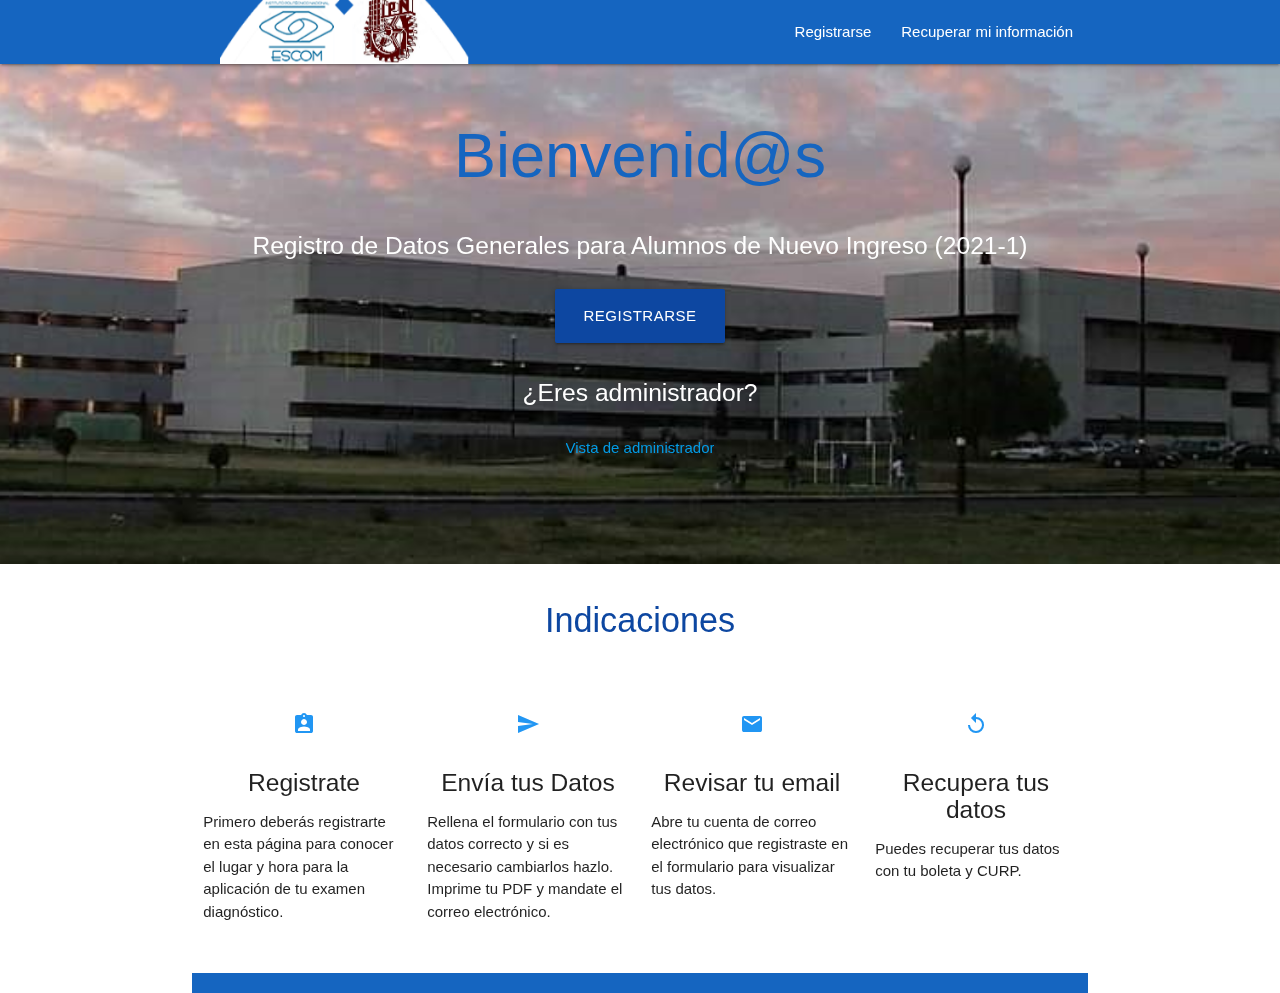
<file: index.html>
<!DOCTYPE html>
<html lang="en">

<head>
  <meta http-equiv="Content-Type" content="text/html; charset=UTF-8" />
  <meta name="viewport" content="width=device-width, initial-scale=1" />
  <title>Examen Diagn&oacute;stico</title>

  <!-- CSS  -->
  <link href="https://fonts.googleapis.com/icon?family=Material+Icons" rel="stylesheet">
  <!-- Compiled and minified CSS -->
  <link rel="stylesheet" href="https://cdnjs.cloudflare.com/ajax/libs/materialize/1.0.0/css/materialize.min.css">

  <!-- Compiled and minified JavaScript -->
  <script src="https://cdnjs.cloudflare.com/ajax/libs/materialize/1.0.0/js/materialize.min.js"></script>
</head>

<body>

  <!--Barra de navegacion-->
  <nav class="nav-wrapper blue darken-3" role="navigation">
    <div class="nav-wrapper container ">
      <a id="logo-container" href="index.html" class="brand-logo white-text"><img src="recursos/logoESCOMIPN.png"
          width="85%" height="85%"></a>
      <ul class="right hide-on-med-and-down ">
        <li><a href='html/usuarios/alumno/formRegistro.html' class="white-text">Registrarse</a></li>
        <li><a href="html/usuarios/alumno/formRecuperar.html" class="white-text">Recuperar mi información</a></li>
      </ul>

      <ul id="nav-mobile" class="sidenav blue darken-4">
        <li><a href="html/usuarios/alumno/formRecuperar.html"  class="white-text">Recuperar mi información</a></li>
        <li><a href="html/usuarios/alumno/formRegistro.html" class="white-text">Registrarse</a></li>
      </ul>
      <a href="#" data-target="nav-mobile" class="sidenav-trigger  white-text"><i class="material-icons">menu</i></a>
    </div>
  </nav>
  <!--Primer recuadro-->
  <div id="index-banner" class="parallax-container">
    <div class="section no-pad-bot">
      <div class="container">
        <h1 class="header center blue-text text-darken-3">Bienvenid@s</h1>
        <div class="row center">
          <h5 class="header col s12 white-text">Registro de Datos Generales para Alumnos de Nuevo Ingreso (2021-1)</h5>
        </div>
        <div class="row center">
          <a href="html/usuarios/alumno/formRegistro.html" id="registro"
            class="btn-large waves-effect waves-light blue darken-4">Registrarse</a>
        </div>
        <div class="row center">
          <h5 class="header col s12 white-text">¿Eres administrador?</h5>
        </div>
        <div class="row center">
          <a href="html/usuarios/admin/admin.html" id="adminbtn" class=" waves-effect waves-light darken-4">Vista de
            administrador</a>
        </div>
        <br><br>
      </div>
    </div>
    <div class="parallax"><img src="recursos/FondoInicio.jpg" alt="Inicio"></div>
  </div>

  <!--Segundo Recuadro (Indicaciones)-->
  <div class="container">
    <div class="section">
      <h4 class="header col s12 center blue-text text-darken-4">Indicaciones</h5>
      <!--   Icon Section   -->
      <div class="row">
        <!--Indicacion para registrate-->
        <div class="col s12 m3">
          <div class="icon-block">
            <h2 class="center blue-text "><i class="material-icons">assignment_ind</i></h2>
            <h5 class="center">Registrate</h5>

            <p class="light">Primero deberás registrarte en esta página para conocer el lugar y hora para la aplicación de tu examen diagnóstico.</p>
          </div>
        </div>
        <!--Indicacion para enviar-->
        <div class="col s12 m3">
          <div class="icon-block">
            <h2 class="center blue-text "><i class="material-icons">send</i></h2>
            <h5 class="center">Envía tus Datos</h5>

            <p class="light">Rellena el formulario con tus datos correcto y si es necesario cambiarlos hazlo. Imprime tu PDF y mandate el correo electrónico.</p>
          </div>
        </div>
        <!--Indicacion para revisar tu email-->
        <div class="col s12 m3">
          <div class="icon-block">
            <h2 class="center blue-text "><i class="material-icons">mail</i></h2>
            <h5 class="center">Revisar tu email</h5>

            <p class="light">Abre tu cuenta de correo electrónico que registraste en el formulario para visualizar tus datos.</p>
          </div>
        </div>
        <!--Recuperar datos-->
        <div class="col s12 m3">
          <div class="icon-block">
            <h2 class="center blue-text "><i class="material-icons">replay</i></h2>
            <h5 class="center">Recupera tus datos</h5>

            <p class="light">Puedes recuperar tus datos con tu boleta y CURP.</p>
          </div>
        </div>

    </div>
  </div>


  <footer class="page-footer blue darken-3">
    <div class="container">
    </div>
  </footer>
  

  <!--  Scripts-->
  <script src="https://code.jquery.com/jquery-2.1.1.min.js"></script>
  <script src="js/materialize.js"></script>
  <script src="js/init.js"></script>

</body>

</html>
</file>
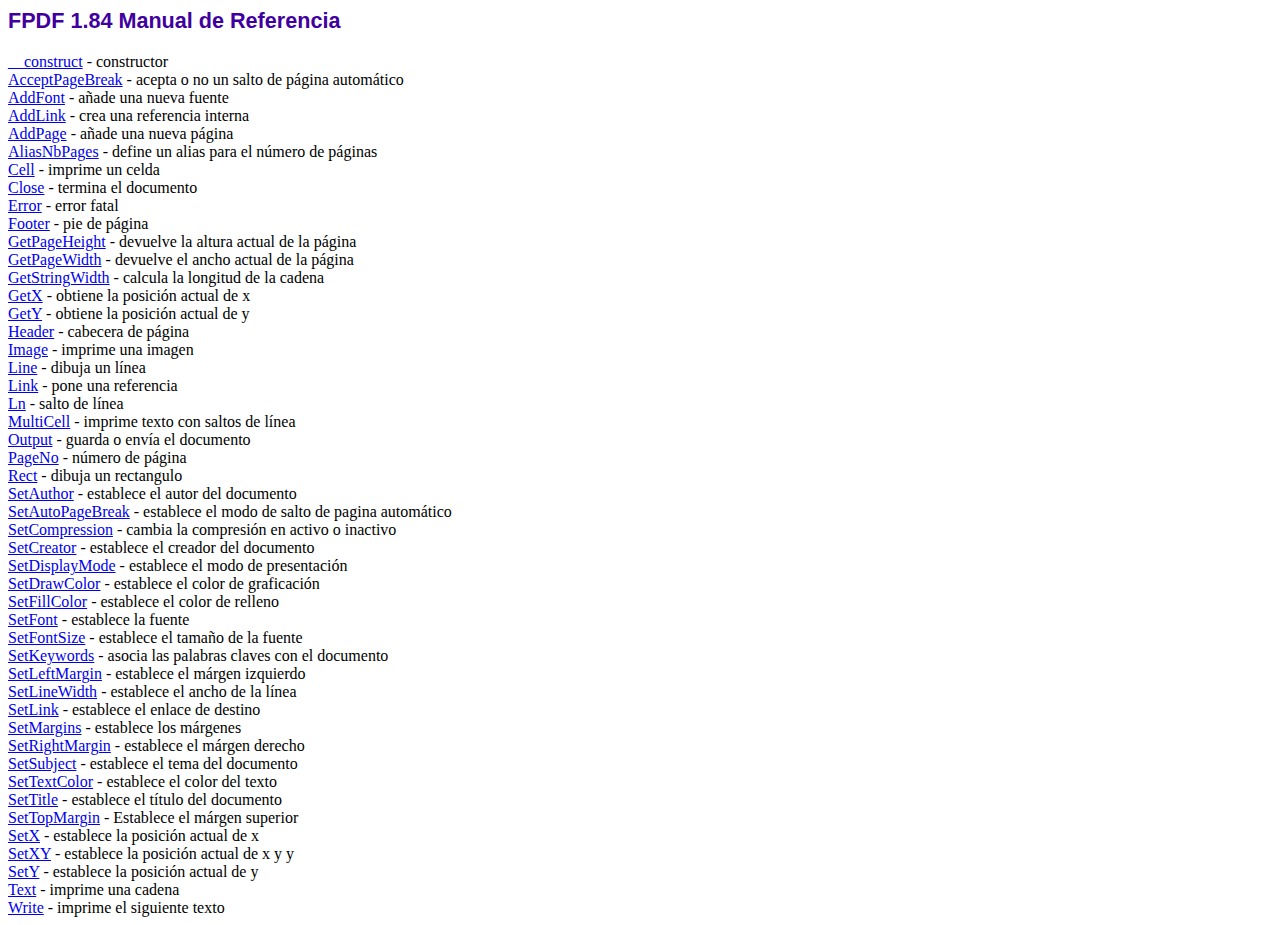
<file: recursos/fpdf184/doc/index.htm>
<!DOCTYPE html PUBLIC "-//W3C//DTD HTML 4.01 Transitional//EN">
<html>
<head>
<meta http-equiv="Content-Type" content="text/html; charset=ISO-8859-1">
<title>FPDF 1.84 Manual de Referencia</title>
<link type="text/css" rel="stylesheet" href="../fpdf.css">
</head>
<body>
<h1>FPDF 1.84 Manual de Referencia</h1>
<a href="__construct.htm">__construct</a> - constructor<br>
<a href="acceptpagebreak.htm">AcceptPageBreak</a> - acepta o no un salto de p�gina autom�tico<br>
<a href="addfont.htm">AddFont</a> - a�ade una nueva fuente<br>
<a href="addlink.htm">AddLink</a> - crea una referencia interna<br>
<a href="addpage.htm">AddPage</a> - a�ade una nueva p�gina<br>
<a href="aliasnbpages.htm">AliasNbPages</a> - define un alias para el n�mero de p�ginas<br>
<a href="cell.htm">Cell</a> - imprime un celda<br>
<a href="close.htm">Close</a> - termina el documento<br>
<a href="error.htm">Error</a> - error fatal<br>
<a href="footer.htm">Footer</a> - pie de p�gina<br>
<a href="getpageheight.htm">GetPageHeight</a> - devuelve la altura actual de la p�gina<br>
<a href="getpagewidth.htm">GetPageWidth</a> - devuelve el ancho actual de la p�gina<br>
<a href="getstringwidth.htm">GetStringWidth</a> - calcula la longitud de la cadena<br>
<a href="getx.htm">GetX</a> - obtiene la posici�n actual de x<br>
<a href="gety.htm">GetY</a> - obtiene la posici�n actual de y<br>
<a href="header.htm">Header</a> - cabecera de p�gina<br>
<a href="image.htm">Image</a> - imprime una imagen<br>
<a href="line.htm">Line</a> - dibuja un l�nea<br>
<a href="link.htm">Link</a> - pone una referencia<br>
<a href="ln.htm">Ln</a> - salto de l�nea<br>
<a href="multicell.htm">MultiCell</a> - imprime texto con saltos de l�nea<br>
<a href="output.htm">Output</a> - guarda o env�a el documento<br>
<a href="pageno.htm">PageNo</a> - n�mero de p�gina<br>
<a href="rect.htm">Rect</a> - dibuja un rectangulo<br>
<a href="setauthor.htm">SetAuthor</a> - establece el autor del documento<br>
<a href="setautopagebreak.htm">SetAutoPageBreak</a> - establece el modo de salto de pagina autom�tico<br>
<a href="setcompression.htm">SetCompression</a> - cambia la compresi�n en activo o inactivo<br>
<a href="setcreator.htm">SetCreator</a> - establece el creador del documento<br>
<a href="setdisplaymode.htm">SetDisplayMode</a> - establece el modo de presentaci�n<br>
<a href="setdrawcolor.htm">SetDrawColor</a> - establece el color de graficaci�n<br>
<a href="setfillcolor.htm">SetFillColor</a> - establece el color de relleno<br>
<a href="setfont.htm">SetFont</a> - establece la fuente<br>
<a href="setfontsize.htm">SetFontSize</a> - establece el tama�o de la fuente<br>
<a href="setkeywords.htm">SetKeywords</a> - asocia las palabras claves con el documento<br>
<a href="setleftmargin.htm">SetLeftMargin</a> - establece el m�rgen izquierdo<br>
<a href="setlinewidth.htm">SetLineWidth</a> - establece el ancho de la l�nea<br>
<a href="setlink.htm">SetLink</a> - establece el enlace de destino<br>
<a href="setmargins.htm">SetMargins</a> - establece los m�rgenes<br>
<a href="setrightmargin.htm">SetRightMargin</a> - establece el m�rgen derecho<br>
<a href="setsubject.htm">SetSubject</a> - establece el tema del documento<br>
<a href="settextcolor.htm">SetTextColor</a> - establece el color del texto<br>
<a href="settitle.htm">SetTitle</a> - establece el t�tulo del documento<br>
<a href="settopmargin.htm">SetTopMargin</a> - Establece el m�rgen superior<br>
<a href="setx.htm">SetX</a> - establece la posici�n actual de x<br>
<a href="setxy.htm">SetXY</a> - establece la posici�n actual de x y y<br>
<a href="sety.htm">SetY</a> - establece la posici�n actual de y<br>
<a href="text.htm">Text</a> - imprime una cadena<br>
<a href="write.htm">Write</a> - imprime el siguiente texto<br>
</body>
</html>
</file>
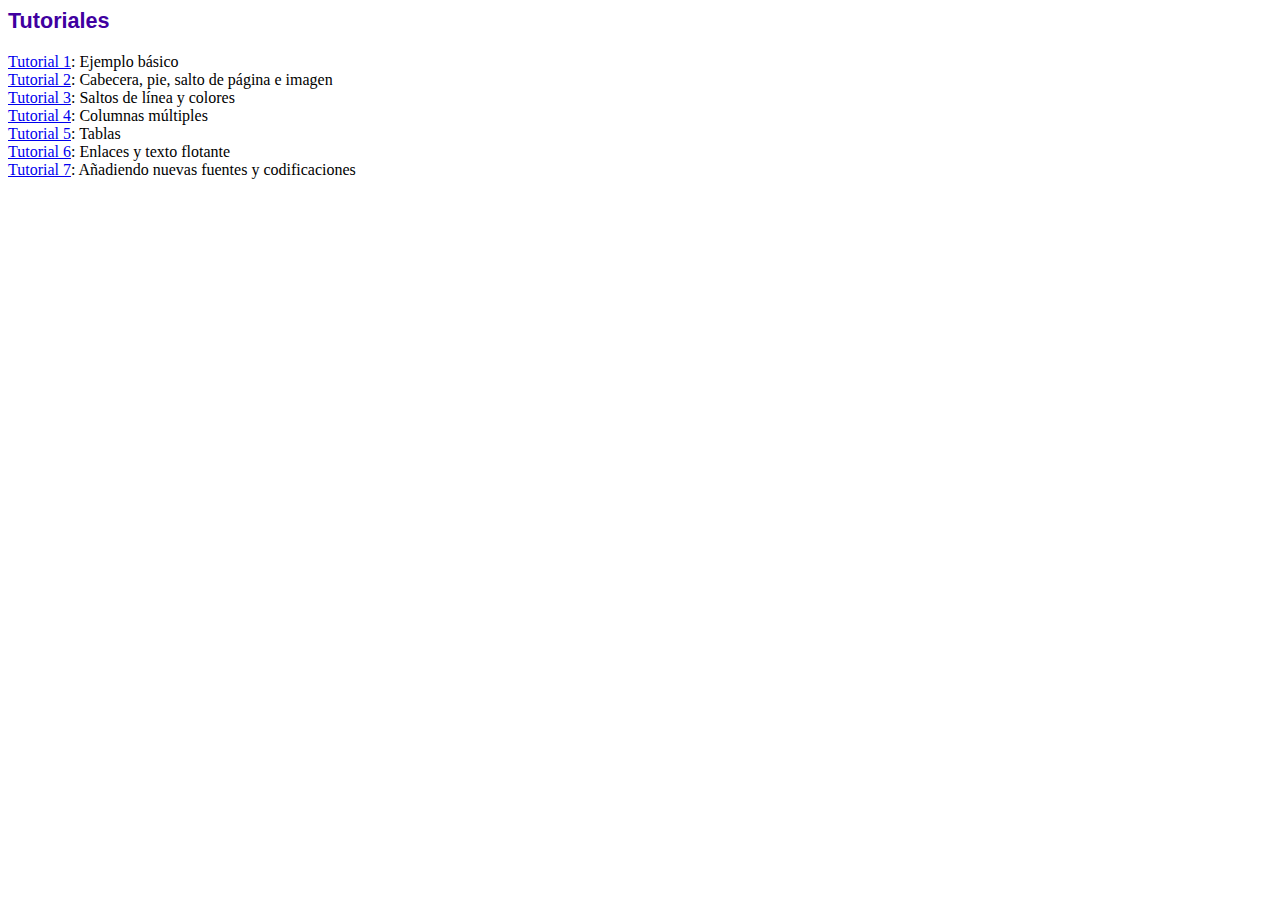
<file: recursos/fpdf184/tutorial/index.htm>
<!DOCTYPE html PUBLIC "-//W3C//DTD HTML 4.01 Transitional//EN">
<html>
<head>
<meta http-equiv="Content-Type" content="text/html; charset=ISO-8859-1">
<title>Tutoriales</title>
<link type="text/css" rel="stylesheet" href="../fpdf.css">
</head>
<body>
<h1>Tutoriales</h1>
<ul style="list-style-type:none; margin-left:0; padding-left:0">
<li><a href="tuto1.htm">Tutorial 1</a>: Ejemplo b�sico</li>
<li><a href="tuto2.htm">Tutorial 2</a>: Cabecera, pie, salto de p�gina e imagen</li>
<li><a href="tuto3.htm">Tutorial 3</a>: Saltos de l�nea y colores</li>
<li><a href="tuto4.htm">Tutorial 4</a>: Columnas m�ltiples</li>
<li><a href="tuto5.htm">Tutorial 5</a>: Tablas</li>
<li><a href="tuto6.htm">Tutorial 6</a>: Enlaces y texto flotante</li>
<li><a href="tuto7.htm">Tutorial 7</a>: A�adiendo nuevas fuentes y codificaciones</li>
</ul>
</body>
</html>
</file>
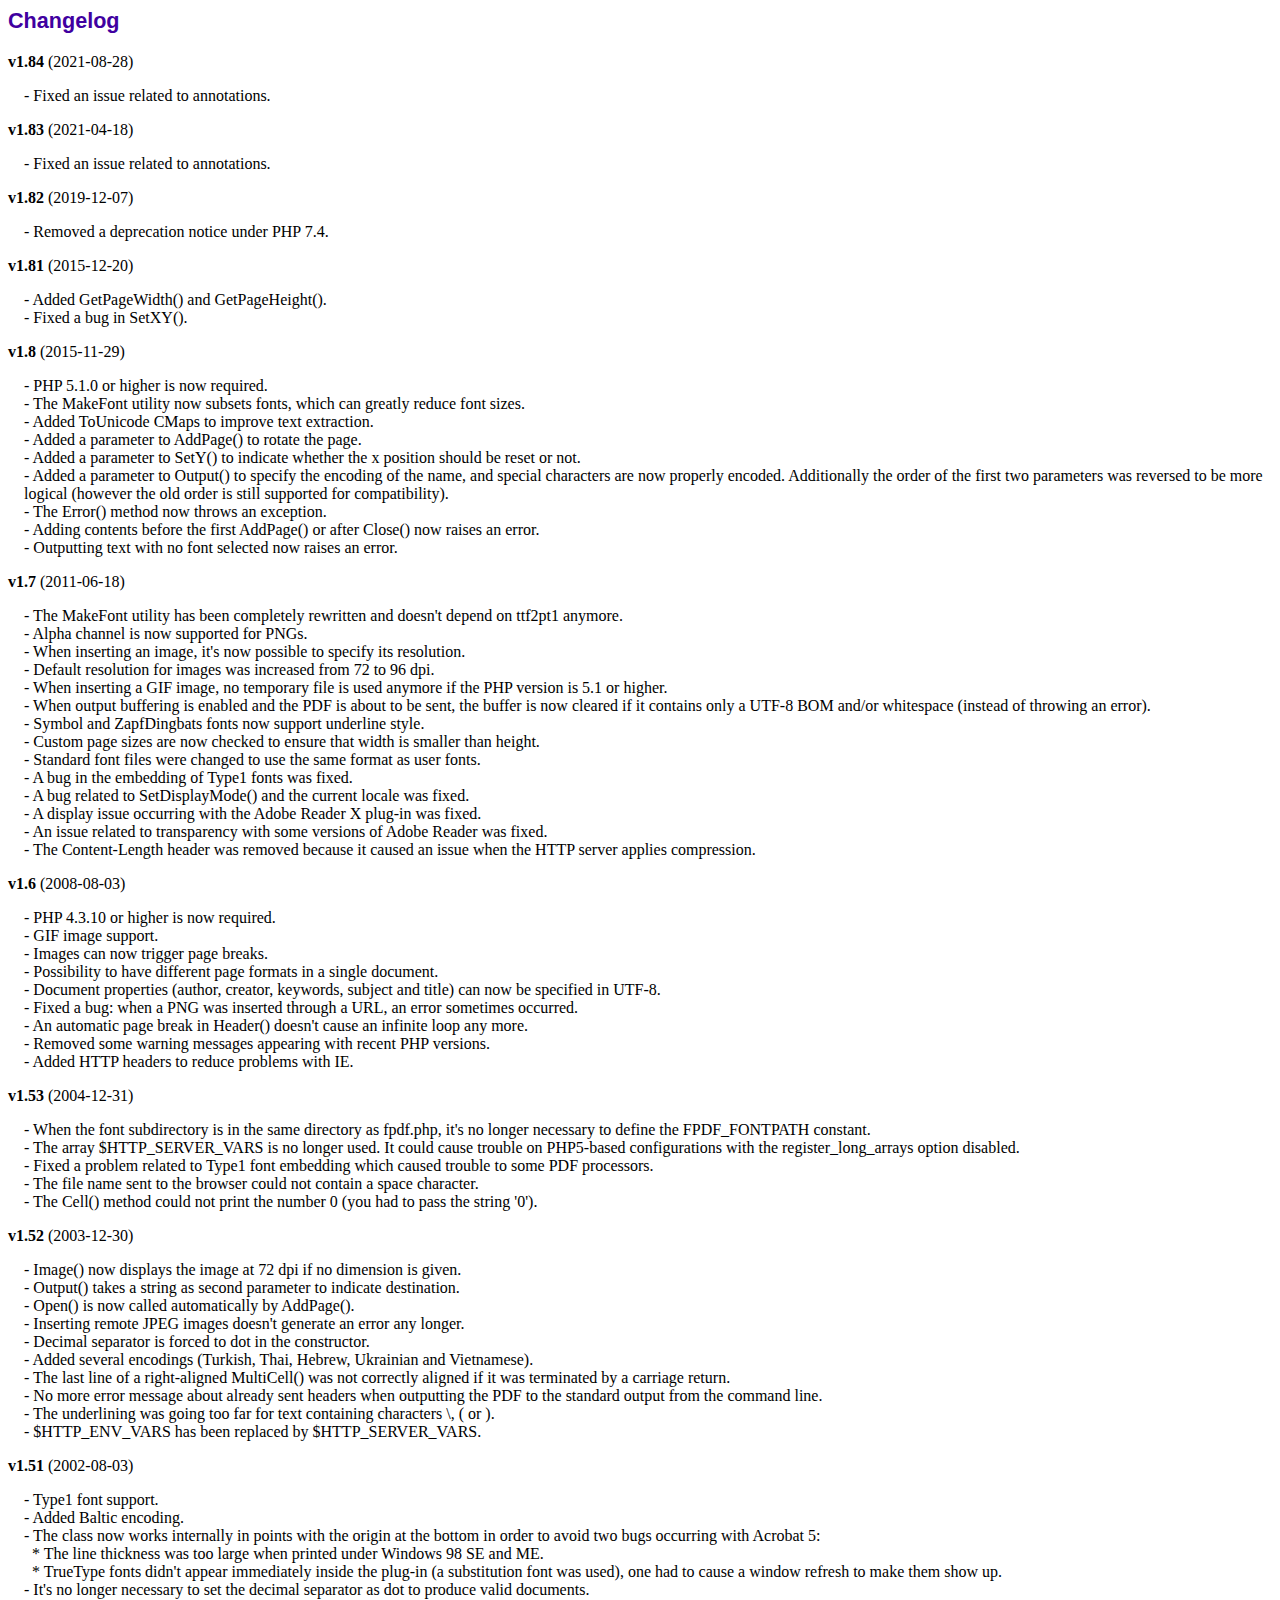
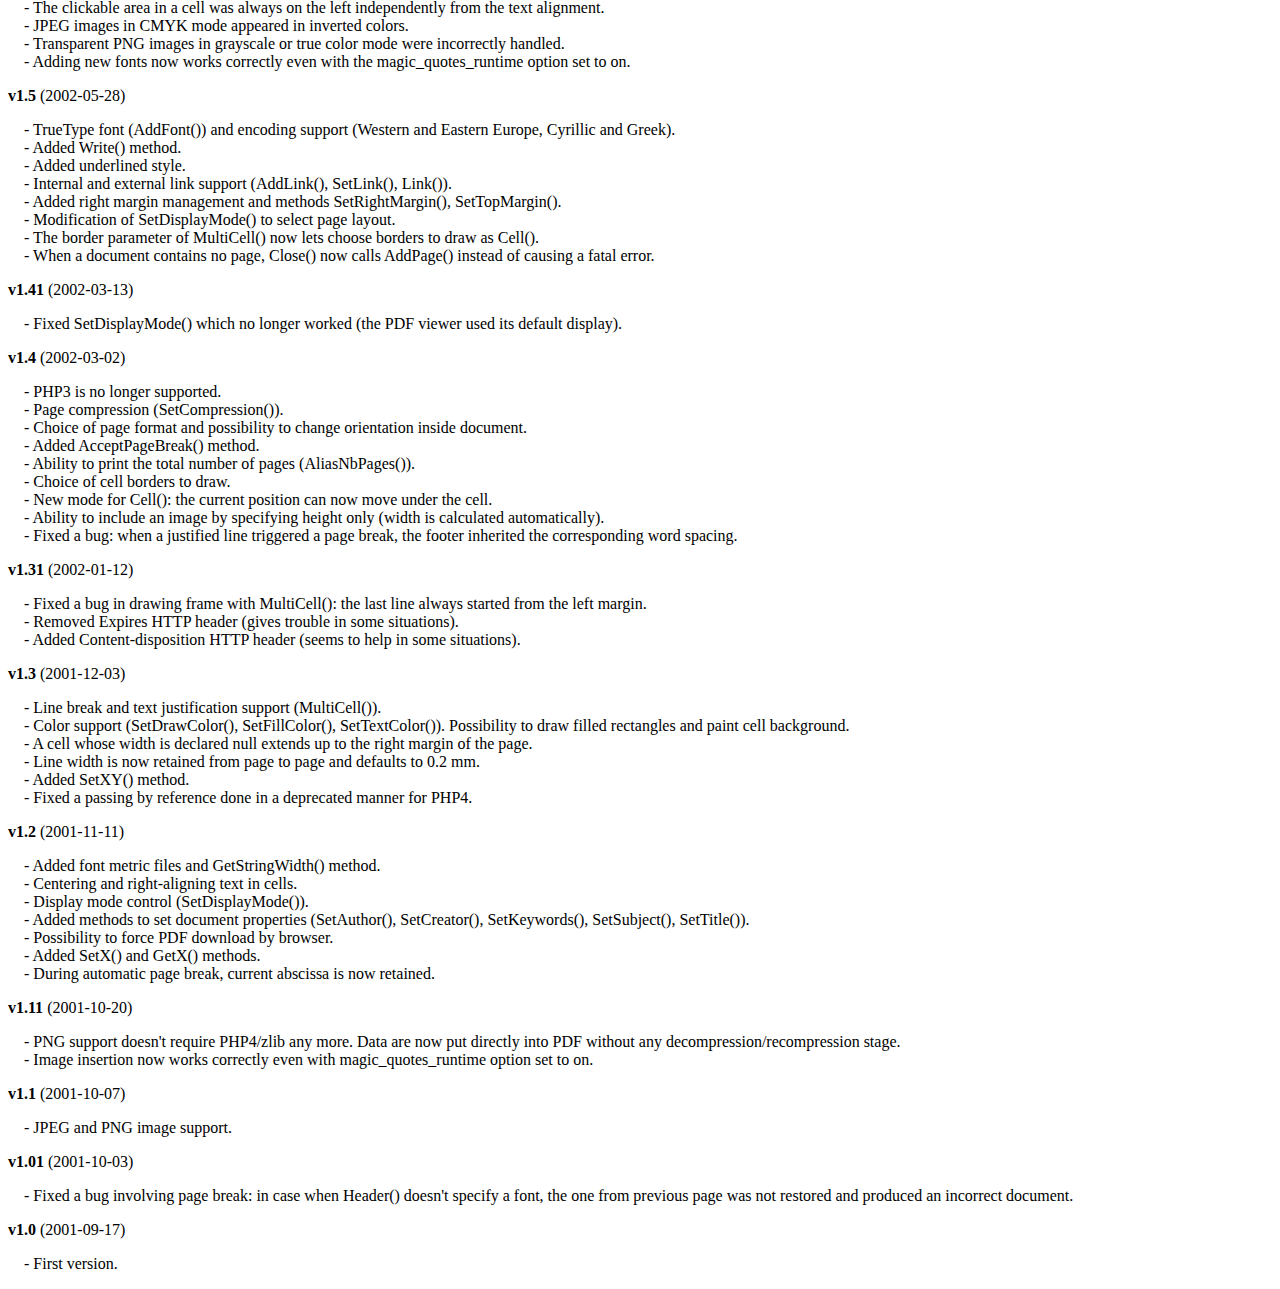
<file: recursos/fpdf184/changelog.htm>
<!DOCTYPE html PUBLIC "-//W3C//DTD HTML 4.01 Transitional//EN">
<html>
<head>
<meta http-equiv="Content-Type" content="text/html; charset=ISO-8859-1">
<title>Changelog</title>
<link type="text/css" rel="stylesheet" href="fpdf.css">
<style type="text/css">
dd {margin:1em 0 1em 1em}
</style>
</head>
<body>
<h1>Changelog</h1>
<dl>
<dt><strong>v1.84</strong> (2021-08-28)</dt>
<dd>
- Fixed an issue related to annotations.<br>
</dd>
<dt><strong>v1.83</strong> (2021-04-18)</dt>
<dd>
- Fixed an issue related to annotations.<br>
</dd>
<dt><strong>v1.82</strong> (2019-12-07)</dt>
<dd>
- Removed a deprecation notice under PHP 7.4.<br>
</dd>
<dt><strong>v1.81</strong> (2015-12-20)</dt>
<dd>
- Added GetPageWidth() and GetPageHeight().<br>
- Fixed a bug in SetXY().<br>
</dd>
<dt><strong>v1.8</strong> (2015-11-29)</dt>
<dd>
- PHP 5.1.0 or higher is now required.<br>
- The MakeFont utility now subsets fonts, which can greatly reduce font sizes.<br>
- Added ToUnicode CMaps to improve text extraction.<br>
- Added a parameter to AddPage() to rotate the page.<br>
- Added a parameter to SetY() to indicate whether the x position should be reset or not.<br>
- Added a parameter to Output() to specify the encoding of the name, and special characters are now properly encoded. Additionally the order of the first two parameters was reversed to be more logical (however the old order is still supported for compatibility).<br>
- The Error() method now throws an exception.<br>
- Adding contents before the first AddPage() or after Close() now raises an error.<br>
- Outputting text with no font selected now raises an error.<br>
</dd>
<dt><strong>v1.7</strong> (2011-06-18)</dt>
<dd>
- The MakeFont utility has been completely rewritten and doesn't depend on ttf2pt1 anymore.<br>
- Alpha channel is now supported for PNGs.<br>
- When inserting an image, it's now possible to specify its resolution.<br>
- Default resolution for images was increased from 72 to 96 dpi.<br>
- When inserting a GIF image, no temporary file is used anymore if the PHP version is 5.1 or higher.<br>
- When output buffering is enabled and the PDF is about to be sent, the buffer is now cleared if it contains only a UTF-8 BOM and/or whitespace (instead of throwing an error).<br>
- Symbol and ZapfDingbats fonts now support underline style.<br>
- Custom page sizes are now checked to ensure that width is smaller than height.<br>
- Standard font files were changed to use the same format as user fonts.<br>
- A bug in the embedding of Type1 fonts was fixed.<br>
- A bug related to SetDisplayMode() and the current locale was fixed.<br>
- A display issue occurring with the Adobe Reader X plug-in was fixed.<br>
- An issue related to transparency with some versions of Adobe Reader was fixed.<br>
- The Content-Length header was removed because it caused an issue when the HTTP server applies compression.<br>
</dd>
<dt><strong>v1.6</strong> (2008-08-03)</dt>
<dd>
- PHP 4.3.10 or higher is now required.<br>
- GIF image support.<br>
- Images can now trigger page breaks.<br>
- Possibility to have different page formats in a single document.<br>
- Document properties (author, creator, keywords, subject and title) can now be specified in UTF-8.<br>
- Fixed a bug: when a PNG was inserted through a URL, an error sometimes occurred.<br>
- An automatic page break in Header() doesn't cause an infinite loop any more.<br>
- Removed some warning messages appearing with recent PHP versions.<br>
- Added HTTP headers to reduce problems with IE.<br>
</dd>
<dt><strong>v1.53</strong> (2004-12-31)</dt>
<dd>
- When the font subdirectory is in the same directory as fpdf.php, it's no longer necessary to define the FPDF_FONTPATH constant.<br>
- The array $HTTP_SERVER_VARS is no longer used. It could cause trouble on PHP5-based configurations with the register_long_arrays option disabled.<br>
- Fixed a problem related to Type1 font embedding which caused trouble to some PDF processors.<br>
- The file name sent to the browser could not contain a space character.<br>
- The Cell() method could not print the number 0 (you had to pass the string '0').<br>
</dd>
<dt><strong>v1.52</strong> (2003-12-30)</dt>
<dd>
- Image() now displays the image at 72 dpi if no dimension is given.<br>
- Output() takes a string as second parameter to indicate destination.<br>
- Open() is now called automatically by AddPage().<br>
- Inserting remote JPEG images doesn't generate an error any longer.<br>
- Decimal separator is forced to dot in the constructor.<br>
- Added several encodings (Turkish, Thai, Hebrew, Ukrainian and Vietnamese).<br>
- The last line of a right-aligned MultiCell() was not correctly aligned if it was terminated by a carriage return.<br>
- No more error message about already sent headers when outputting the PDF to the standard output from the command line.<br>
- The underlining was going too far for text containing characters \, ( or ).<br>
- $HTTP_ENV_VARS has been replaced by $HTTP_SERVER_VARS.<br>
</dd>
<dt><strong>v1.51</strong> (2002-08-03)</dt>
<dd>
- Type1 font support.<br>
- Added Baltic encoding.<br>
- The class now works internally in points with the origin at the bottom in order to avoid two bugs occurring with Acrobat 5:<br>&nbsp;&nbsp;* The line thickness was too large when printed under Windows 98 SE and ME.<br>&nbsp;&nbsp;* TrueType fonts didn't appear immediately inside the plug-in (a substitution font was used), one had to cause a window refresh to make them show up.<br>
- It's no longer necessary to set the decimal separator as dot to produce valid documents.<br>
- The clickable area in a cell was always on the left independently from the text alignment.<br>
- JPEG images in CMYK mode appeared in inverted colors.<br>
- Transparent PNG images in grayscale or true color mode were incorrectly handled.<br>
- Adding new fonts now works correctly even with the magic_quotes_runtime option set to on.<br>
</dd>
<dt><strong>v1.5</strong> (2002-05-28)</dt>
<dd>
- TrueType font (AddFont()) and encoding support (Western and Eastern Europe, Cyrillic and Greek).<br>
- Added Write() method.<br>
- Added underlined style.<br>
- Internal and external link support (AddLink(), SetLink(), Link()).<br>
- Added right margin management and methods SetRightMargin(), SetTopMargin().<br>
- Modification of SetDisplayMode() to select page layout.<br>
- The border parameter of MultiCell() now lets choose borders to draw as Cell().<br>
- When a document contains no page, Close() now calls AddPage() instead of causing a fatal error.<br>
</dd>
<dt><strong>v1.41</strong> (2002-03-13)</dt>
<dd>
- Fixed SetDisplayMode() which no longer worked (the PDF viewer used its default display).<br>
</dd>
<dt><strong>v1.4</strong> (2002-03-02)</dt>
<dd>
- PHP3 is no longer supported.<br>
- Page compression (SetCompression()).<br>
- Choice of page format and possibility to change orientation inside document.<br>
- Added AcceptPageBreak() method.<br>
- Ability to print the total number of pages (AliasNbPages()).<br>
- Choice of cell borders to draw.<br>
- New mode for Cell(): the current position can now move under the cell.<br>
- Ability to include an image by specifying height only (width is calculated automatically).<br>
- Fixed a bug: when a justified line triggered a page break, the footer inherited the corresponding word spacing.<br>
</dd>
<dt><strong>v1.31</strong> (2002-01-12)</dt>
<dd>
- Fixed a bug in drawing frame with MultiCell(): the last line always started from the left margin.<br>
- Removed Expires HTTP header (gives trouble in some situations).<br>
- Added Content-disposition HTTP header (seems to help in some situations).<br>
</dd>
<dt><strong>v1.3</strong> (2001-12-03)</dt>
<dd>
- Line break and text justification support (MultiCell()).<br>
- Color support (SetDrawColor(), SetFillColor(), SetTextColor()). Possibility to draw filled rectangles and paint cell background.<br>
- A cell whose width is declared null extends up to the right margin of the page.<br>
- Line width is now retained from page to page and defaults to 0.2 mm.<br>
- Added SetXY() method.<br>
- Fixed a passing by reference done in a deprecated manner for PHP4.<br>
</dd>
<dt><strong>v1.2</strong> (2001-11-11)</dt>
<dd>
- Added font metric files and GetStringWidth() method.<br>
- Centering and right-aligning text in cells.<br>
- Display mode control (SetDisplayMode()).<br>
- Added methods to set document properties (SetAuthor(), SetCreator(), SetKeywords(), SetSubject(), SetTitle()).<br>
- Possibility to force PDF download by browser.<br>
- Added SetX() and GetX() methods.<br>
- During automatic page break, current abscissa is now retained.<br>
</dd>
<dt><strong>v1.11</strong> (2001-10-20)</dt>
<dd>
- PNG support doesn't require PHP4/zlib any more. Data are now put directly into PDF without any decompression/recompression stage.<br>
- Image insertion now works correctly even with magic_quotes_runtime option set to on.<br>
</dd>
<dt><strong>v1.1</strong> (2001-10-07)</dt>
<dd>
- JPEG and PNG image support.<br>
</dd>
<dt><strong>v1.01</strong> (2001-10-03)</dt>
<dd>
- Fixed a bug involving page break: in case when Header() doesn't specify a font, the one from previous page was not restored and produced an incorrect document.<br>
</dd>
<dt><strong>v1.0</strong> (2001-09-17)</dt>
<dd>
- First version.<br>
</dd>
</dl>
</body>
</html>
</file>
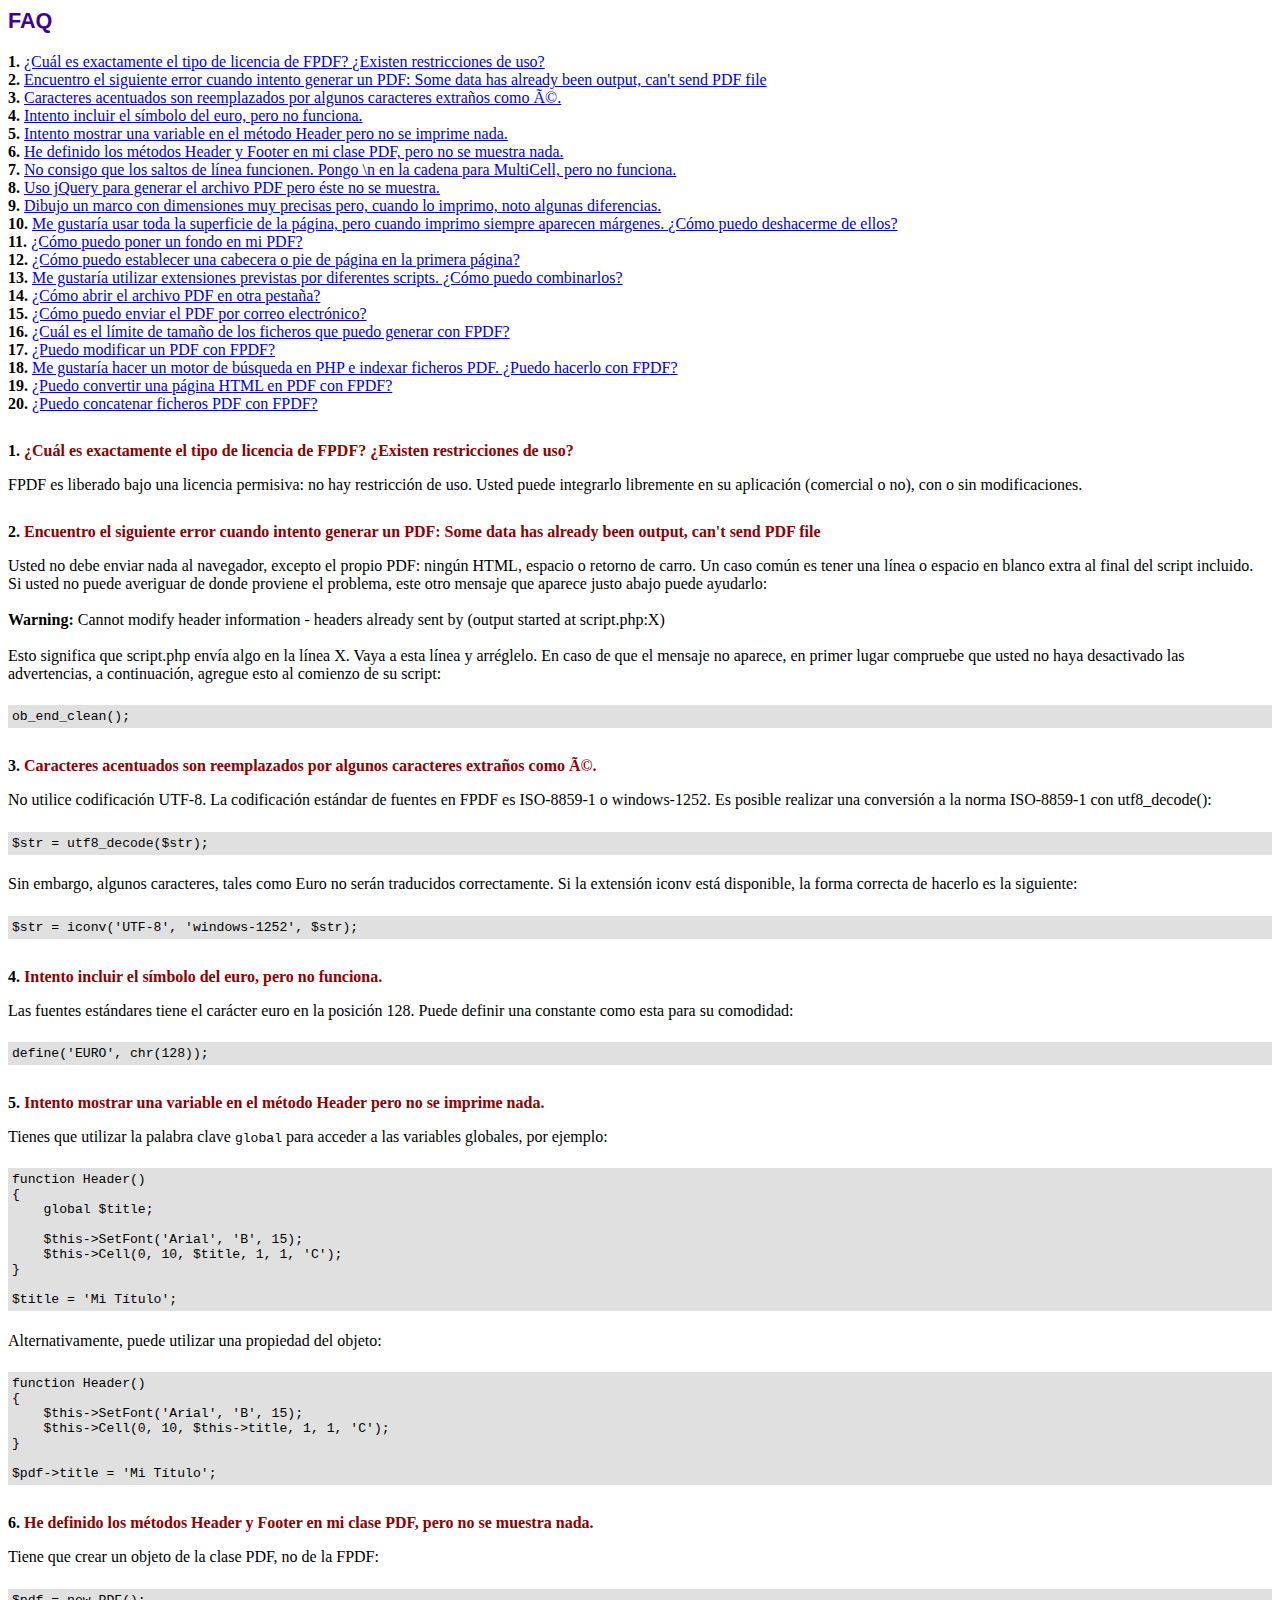
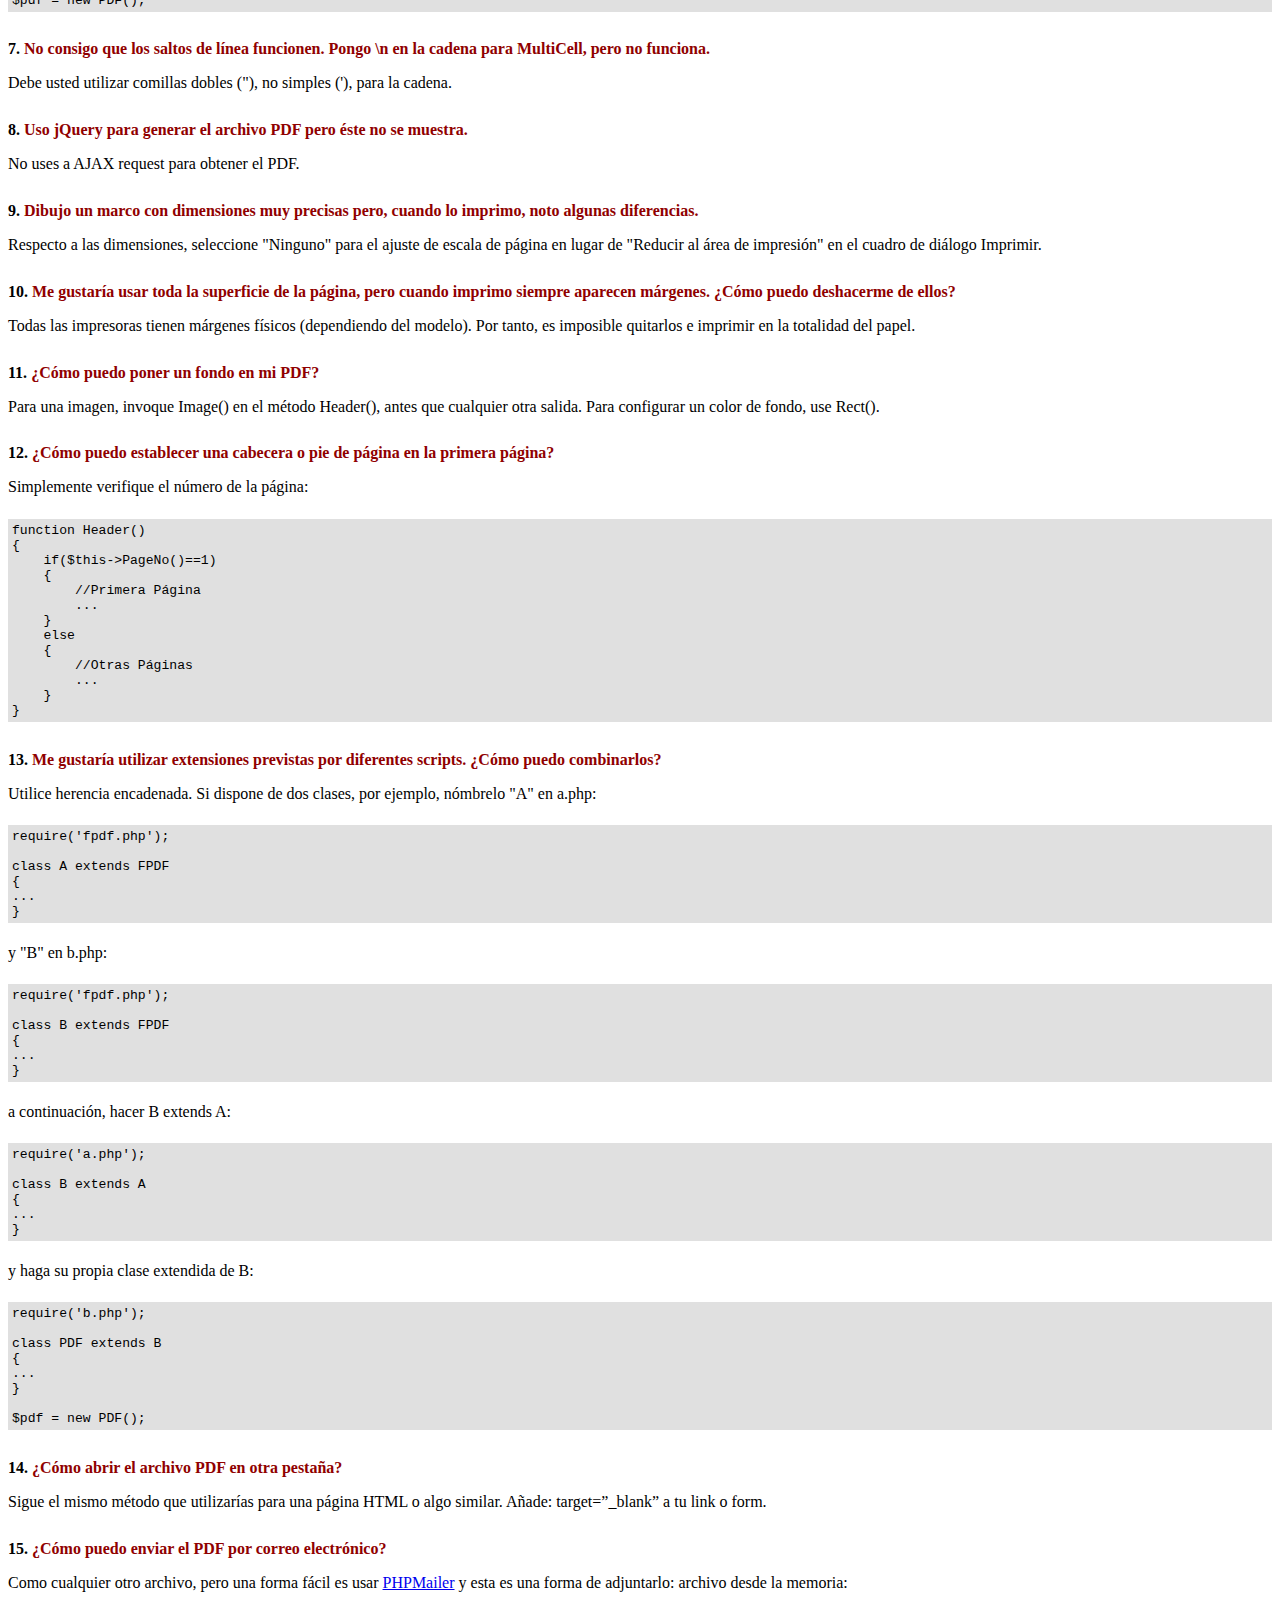
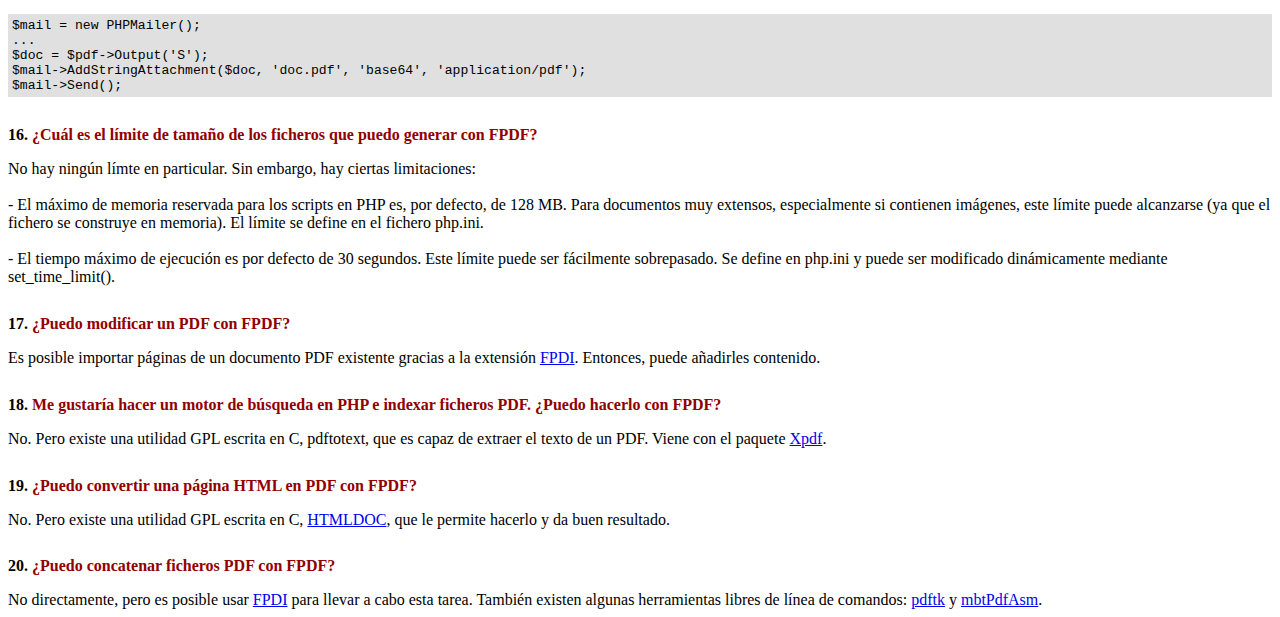
<file: recursos/fpdf184/FAQ.htm>
<!DOCTYPE html PUBLIC "-//W3C//DTD HTML 4.01 Transitional//EN">
<html>
<head>
<meta http-equiv="Content-Type" content="text/html; charset=ISO-8859-1">
<title>FAQ</title>
<link type="text/css" rel="stylesheet" href="fpdf.css">
<style type="text/css">
ul {list-style-type:none; margin:0; padding:0}
ul#answers li {margin-top:1.8em}
.question {font-weight:bold; color:#900000}
</style>
</head>
<body>
<h1>FAQ</h1>
<ul>
<li><b>1.</b> <a href='#q1'>�Cu�l es exactamente el tipo de licencia de FPDF? �Existen restricciones de uso?</a></li>
<li><b>2.</b> <a href='#q2'>Encuentro el siguiente error cuando intento generar un PDF: Some data has already been output, can't send PDF file</a></li>
<li><b>3.</b> <a href='#q3'>Caracteres acentuados son reemplazados por algunos caracteres extra�os como é.</a></li>
<li><b>4.</b> <a href='#q4'>Intento incluir el s�mbolo del euro, pero no funciona.</a></li>
<li><b>5.</b> <a href='#q5'>Intento mostrar una variable en el m�todo Header pero no se imprime nada.</a></li>
<li><b>6.</b> <a href='#q6'>He definido los m�todos Header y Footer en mi clase PDF, pero no se muestra nada.</a></li>
<li><b>7.</b> <a href='#q7'>No consigo que los saltos de l�nea funcionen. Pongo \n en la cadena para MultiCell, pero no funciona.</a></li>
<li><b>8.</b> <a href='#q8'>Uso jQuery para generar el archivo PDF pero �ste no se muestra.</a></li>
<li><b>9.</b> <a href='#q9'>Dibujo un marco con dimensiones muy precisas pero, cuando lo imprimo, noto algunas diferencias.</a></li>
<li><b>10.</b> <a href='#q10'>Me gustar�a usar toda la superficie de la p�gina, pero cuando imprimo siempre aparecen m�rgenes. �C�mo puedo deshacerme de ellos?</a></li>
<li><b>11.</b> <a href='#q11'>�C�mo puedo poner un fondo en mi PDF?</a></li>
<li><b>12.</b> <a href='#q12'>�C�mo puedo establecer una cabecera o pie de p�gina en la primera p�gina?</a></li>
<li><b>13.</b> <a href='#q13'>Me gustar�a utilizar extensiones previstas por diferentes scripts. �C�mo puedo combinarlos?</a></li>
<li><b>14.</b> <a href='#q14'>�C�mo abrir el archivo PDF en otra pesta�a?</a></li>
<li><b>15.</b> <a href='#q15'>�C�mo puedo enviar el PDF por correo electr�nico?</a></li>
<li><b>16.</b> <a href='#q16'>�Cu�l es el l�mite de tama�o de los ficheros que puedo generar con FPDF?</a></li>
<li><b>17.</b> <a href='#q17'>�Puedo modificar un PDF con FPDF?</a></li>
<li><b>18.</b> <a href='#q18'>Me gustar�a hacer un motor de b�squeda en PHP e indexar ficheros PDF. �Puedo hacerlo con FPDF?</a></li>
<li><b>19.</b> <a href='#q19'>�Puedo convertir una p�gina HTML en PDF con FPDF?</a></li>
<li><b>20.</b> <a href='#q20'>�Puedo concatenar ficheros PDF con FPDF?</a></li>
</ul>

<ul id='answers'>
<li id='q1'>
<p><b>1.</b> <span class='question'>�Cu�l es exactamente el tipo de licencia de FPDF? �Existen restricciones de uso?</span></p>
FPDF es liberado bajo una licencia permisiva: no hay restricci�n de uso. Usted puede integrarlo
libremente en su aplicaci�n (comercial o no), con o sin modificaciones.
</li>

<li id='q2'>
<p><b>2.</b> <span class='question'>Encuentro el siguiente error cuando intento generar un PDF: Some data has already been output, can't send PDF file</span></p>
Usted no debe enviar nada al navegador, excepto el propio PDF: ning�n HTML, espacio o retorno de carro. Un caso com�n
es tener una l�nea o espacio en blanco extra al final del script incluido.<br>
Si usted no puede averiguar de donde proviene el problema, este otro mensaje que aparece justo abajo puede ayudarlo:<br>
<br>
<b>Warning:</b> Cannot modify header information - headers already sent by (output started at script.php:X)<br>
<br>
Esto significa que script.php env�a algo en la l�nea X. Vaya a esta l�nea y arr�glelo.
En caso de que el mensaje no aparece, en primer lugar compruebe que usted no haya desactivado las advertencias, a continuaci�n, agregue esto
al comienzo de su script:
<div class="doc-source">
<pre><code>ob_end_clean();</code></pre>
</div>
</li>

<li id='q3'>
<p><b>3.</b> <span class='question'>Caracteres acentuados son reemplazados por algunos caracteres extra�os como é.</span></p>
No utilice codificaci�n UTF-8. La codificaci�n est�ndar de fuentes en FPDF es ISO-8859-1 o windows-1252.
Es posible realizar una conversi�n a la norma ISO-8859-1 con utf8_decode():
<div class="doc-source">
<pre><code>$str = utf8_decode($str);</code></pre>
</div>
Sin embargo, algunos caracteres, tales como Euro no ser�n traducidos correctamente. Si la extensi�n iconv est� disponible, la
forma correcta de hacerlo es la siguiente:
<div class="doc-source">
<pre><code>$str = iconv('UTF-8', 'windows-1252', $str);</code></pre>
</div>
</li>

<li id='q4'>
<p><b>4.</b> <span class='question'>Intento incluir el s�mbolo del euro, pero no funciona.</span></p>
Las fuentes est�ndares tiene el car�cter euro en la posici�n 128. Puede definir una constante
como esta para su comodidad:
<div class="doc-source">
<pre><code>define('EURO', chr(128));</code></pre>
</div>
</li>

<li id='q5'>
<p><b>5.</b> <span class='question'>Intento mostrar una variable en el m�todo Header pero no se imprime nada.</span></p>
Tienes que utilizar la palabra clave <code>global</code> para acceder a las variables globales, por ejemplo:
<div class="doc-source">
<pre><code>function Header()
{
    global $title;

    $this-&gt;SetFont('Arial', 'B', 15);
    $this-&gt;Cell(0, 10, $title, 1, 1, 'C');
}

$title = 'Mi T�tulo';</code></pre>
</div>
Alternativamente, puede utilizar una propiedad del objeto:
<div class="doc-source">
<pre><code>function Header()
{
    $this-&gt;SetFont('Arial', 'B', 15);
    $this-&gt;Cell(0, 10, $this-&gt;title, 1, 1, 'C');
}

$pdf-&gt;title = 'Mi T�tulo';</code></pre>
</div>
</li>

<li id='q6'>
<p><b>6.</b> <span class='question'>He definido los m�todos Header y Footer en mi clase PDF, pero no se muestra nada.</span></p>
Tiene que crear un objeto de la clase PDF, no de la FPDF:
<div class="doc-source">
<pre><code>$pdf = new PDF();</code></pre>
</div>
</li>

<li id='q7'>
<p><b>7.</b> <span class='question'>No consigo que los saltos de l�nea funcionen. Pongo \n en la cadena para MultiCell, pero no funciona.</span></p>
Debe usted utilizar comillas dobles ("), no simples ('), para la cadena.
</li>

<li id='q8'>
<p><b>8.</b> <span class='question'>Uso jQuery para generar el archivo PDF pero �ste no se muestra.</span></p>
No uses a AJAX request para obtener el PDF.
</li>

<li id='q9'>
<p><b>9.</b> <span class='question'>Dibujo un marco con dimensiones muy precisas pero, cuando lo imprimo, noto algunas diferencias.</span></p>
Respecto a las dimensiones, seleccione "Ninguno" para el ajuste de escala de p�gina en lugar de "Reducir al �rea de impresi�n" en el cuadro de di�logo Imprimir.
</li>

<li id='q10'>
<p><b>10.</b> <span class='question'>Me gustar�a usar toda la superficie de la p�gina, pero cuando imprimo siempre aparecen m�rgenes. �C�mo puedo deshacerme de ellos?</span></p>
Todas las impresoras tienen m�rgenes f�sicos (dependiendo del modelo). Por tanto, es imposible quitarlos
e imprimir en la totalidad del papel.
</li>

<li id='q11'>
<p><b>11.</b> <span class='question'>�C�mo puedo poner un fondo en mi PDF?</span></p>
Para una imagen, invoque Image() en el m�todo Header(), antes que cualquier otra salida. Para configurar un color de fondo, use Rect().
</li>

<li id='q12'>
<p><b>12.</b> <span class='question'>�C�mo puedo establecer una cabecera o pie de p�gina en la primera p�gina?</span></p>
Simplemente verifique el n�mero de la p�gina:
<div class="doc-source">
<pre><code>function Header()
{
    if($this-&gt;PageNo()==1)
    {
        //Primera P�gina
        ...
    }
    else
    {
        //Otras P�ginas
        ...
    }
}</code></pre>
</div>
</li>

<li id='q13'>
<p><b>13.</b> <span class='question'>Me gustar�a utilizar extensiones previstas por diferentes scripts. �C�mo puedo combinarlos?</span></p>
Utilice herencia encadenada. Si dispone de dos clases, por ejemplo, n�mbrelo "A" en a.php:
<div class="doc-source">
<pre><code>require('fpdf.php');

class A extends FPDF
{
...
}</code></pre>
</div>
y "B" en b.php:
<div class="doc-source">
<pre><code>require('fpdf.php');

class B extends FPDF
{
...
}</code></pre>
</div>
a continuaci�n, hacer B extends A:
<div class="doc-source">
<pre><code>require('a.php');

class B extends A
{
...
}</code></pre>
</div>
y haga su propia clase extendida de B:
<div class="doc-source">
<pre><code>require('b.php');

class PDF extends B
{
...
}

$pdf = new PDF();</code></pre>
</div>
</li>

<li id='q14'>
<p><b>14.</b> <span class='question'>�C�mo abrir el archivo PDF en otra pesta�a?</span></p>
Sigue el mismo m�todo que utilizar�as para una p�gina HTML o algo similar.
A�ade: target=�_blank� a tu link o form.
</li>

<li id='q15'>
<p><b>15.</b> <span class='question'>�C�mo puedo enviar el PDF por correo electr�nico?</span></p>
Como cualquier otro archivo, pero una forma f�cil es usar <a href="https://github.com/PHPMailer/PHPMailer" target="_blank">PHPMailer</a>
y esta es una forma de adjuntarlo: archivo desde la memoria:
<div class="doc-source">
<pre><code>$mail = new PHPMailer();
...
$doc = $pdf-&gt;Output('S');
$mail-&gt;AddStringAttachment($doc, 'doc.pdf', 'base64', 'application/pdf');
$mail-&gt;Send();</code></pre>
</div>
</li>

<li id='q16'>
<p><b>16.</b> <span class='question'>�Cu�l es el l�mite de tama�o de los ficheros que puedo generar con FPDF?</span></p>
No hay ning�n l�mte en particular. Sin embargo, hay ciertas limitaciones:
<br>
<br>
- El m�ximo de memoria reservada para los scripts en PHP es, por defecto, de 128 MB. Para documentos
muy extensos, especialmente si contienen im�genes, este l�mite puede alcanzarse (ya que el fichero
se construye en memoria). El l�mite se define en el fichero php.ini.
<br>
<br>
- El tiempo m�ximo de ejecuci�n es por defecto de 30 segundos. Este l�mite puede ser f�cilmente
sobrepasado. Se define en php.ini y puede ser modificado din�micamente mediante set_time_limit().
</li>

<li id='q17'>
<p><b>17.</b> <span class='question'>�Puedo modificar un PDF con FPDF?</span></p>
Es posible importar p�ginas de un documento PDF existente gracias a la extensi�n
<a href="https://www.setasign.com/products/fpdi/about/" target="_blank">FPDI</a>.
Entonces, puede a�adirles contenido.
</li>

<li id='q18'>
<p><b>18.</b> <span class='question'>Me gustar�a hacer un motor de b�squeda en PHP e indexar ficheros PDF. �Puedo hacerlo con FPDF?</span></p>
No. Pero existe una utilidad GPL escrita en C, pdftotext, que es capaz de extraer el texto de
un PDF. Viene con el paquete <a href="https://www.xpdfreader.com" target="_blank">Xpdf</a>.
</li>

<li id='q19'>
<p><b>19.</b> <span class='question'>�Puedo convertir una p�gina HTML en PDF con FPDF?</span></p>
No. Pero existe una utilidad GPL escrita en C, <a href="https://www.msweet.org/htmldoc/" target="_blank">HTMLDOC</a>,
que le permite hacerlo y da buen resultado.
</li>

<li id='q20'>
<p><b>20.</b> <span class='question'>�Puedo concatenar ficheros PDF con FPDF?</span></p>
No directamente, pero es posible usar <a href="https://www.setasign.com/products/fpdi/demos/concatenate-fake/" target="_blank">FPDI</a>
para llevar a cabo esta tarea. Tambi�n existen algunas herramientas libres de l�nea de comandos:
<a href="https://www.pdflabs.com/tools/pdftk-the-pdf-toolkit/" target="_blank">pdftk</a> y
<a href="http://thierry.schmit.free.fr/spip/spip.php?article15" target="_blank">mbtPdfAsm</a>.
</li>
</ul>
</body>
</html>
</file>
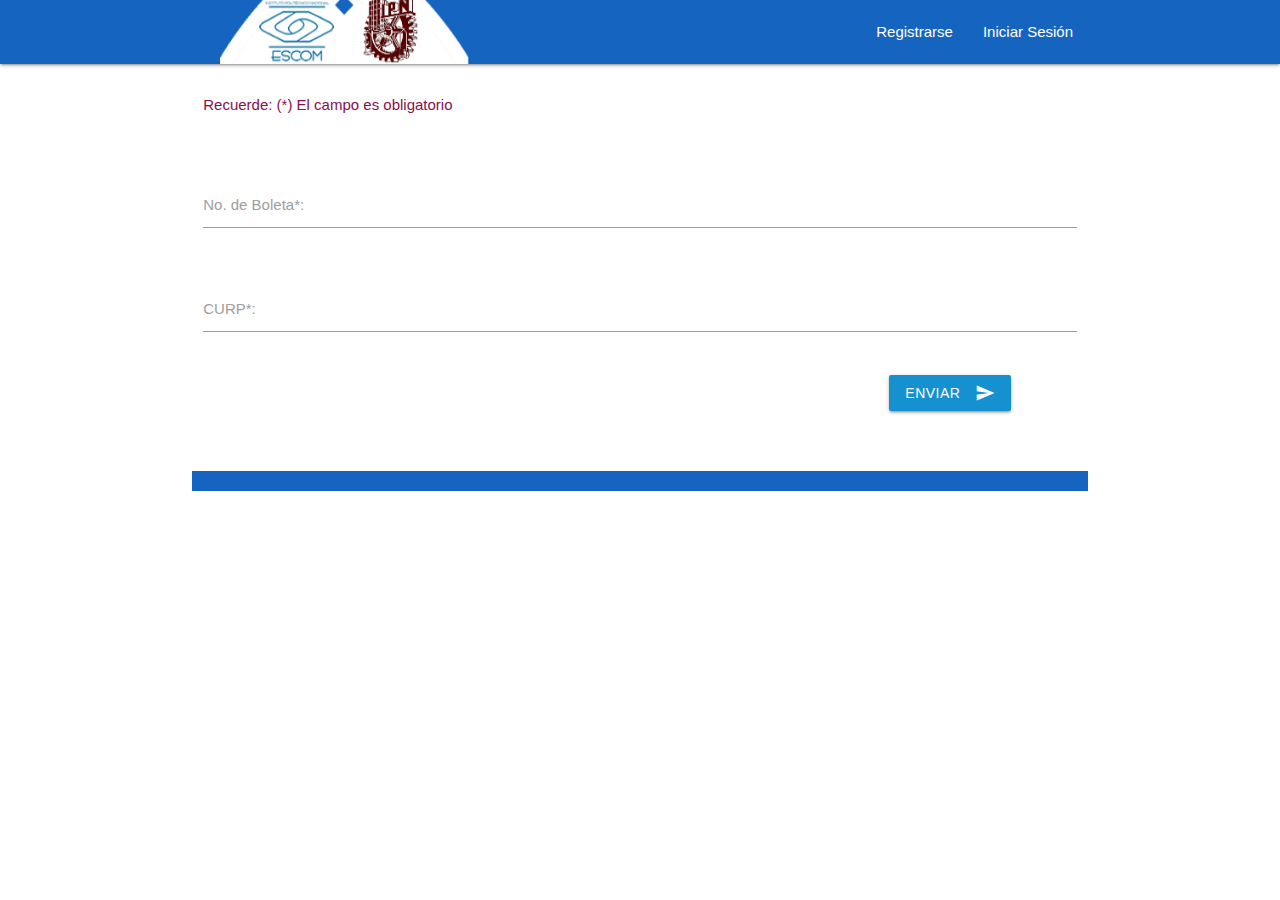
<file: html/usuarios/alumno/formRecuperar.html>
<!DOCTYPE html PUBLIC "-//W3C//DTD XHTML 1.0 Transitional//EN" "https://www.w3.org/TR/xhtml1/DTD/xhtml1-tran.dtd">
<html xmls="https://www.w3.org/1999/xhtm" xml:lang="sp" lang="sp">

<head>
    <meta http-equiv="Content-Type" content="text/html; charset=UTF-8" />
    <meta name="viewport" content="width=device-width, initial-scale=1" />
    <title>Recuperar mi información</title>
    <!-- CSS  -->
    <!-- Compiled and minified CSS -->
    <link rel="stylesheet" href="https://cdnjs.cloudflare.com/ajax/libs/materialize/1.0.0/css/materialize.min.css">
    <link href="../../../css/validacion.css" rel="stylesheet" type="text/css">

    <!-- Compiled and minified JavaScript -->
    <script src="https://cdnjs.cloudflare.com/ajax/libs/materialize/1.0.0/js/materialize.min.js"></script>
    
    <link href="https://fonts.googleapis.com/icon?family=Material+Icons" rel="stylesheet">
    <!--<link rel="stylesheet" href="../../../css/validacion.css"  type="text/css">-->
</head>

<body>
    <!--Barra de navegacion-->
    <nav class="nav-wrapper blue darken-3" role="navigation">
        <div class="nav-wrapper container ">
            <a id="logo-container" href="../../../index.html" class="brand-logo white-text"><img
                    src="../../../recursos/logoESCOMIPN.png" width="85%" height="85%"></a>
            <ul class="right hide-on-med-and-down">
                <li><a href="formRegistro.html" class="white-text">Registrarse</a></li>
                <li><a href="#" class="white-text">Iniciar Sesión</a></li>
            </ul>

            <ul id="nav-mobile" class="sidenav blue darken-4">
                <li><a href="#" class="white-text">Iniciar Sesión</a></li>
                <li><a href="formRegistro.html" class="white-text">Registrarse</a></li>
            </ul>
            <a href="#" data-target="nav-mobile" class="sidenav-trigger  white-text"><i
                    class="material-icons">menu</i></a>
        </div>
    </nav>
    <!--Cierre de la barra de navegacion-->
    <!---Inicio del cuerpo-->
    <div class="container">
        <div class="row">
            <!---Inicio del formulario-->
            <form action="../../../php/verfDatos.php" class="col s12"  id="formulario" name="formulario" method="post" >
                <div class="row">
                    <div class="input-field col s12" >
                        <p  class="pink-text text-darken-4">Recuerde: (*) El campo es obligatorio</p>
                    </div>                 
                </div>
                    <div class="row">
                        <div class="input-field col s12" id="grupo_boleta">
                            <input type="text" id="boleta" size="10" name="boleta" maxlength="10"  >
                            <label for="boleta">No. de Boleta*:</label>
                            <p class="formulario__input-error">Esa boleta no existe</p>
                        </div>
                       
                    </div>
                    <div class="row" >
                        <div class="input-field col s12" id="grupo_curp">
                            <input type="text" id="curp" size="30" name="curp"  >
                            <label for="nombre" >CURP*:</label>
                            <p class="formulario__input-error">El CURP no existe</p>
                        </div>
                <!---Fin del Formulario-->
                <!---Botones del formulario-->
                <div class="row"></div>
                <div class="row">
                    <div class="col s3"></div>
                    <div class="col s3"></div>
                    <div class="col s2"></div>
                    <div class="col s1"></div>
                    <div class="col s2">
                        <!---Boton para enviar-->
                        <button class="btn waves-effect colorEscom1 right" type="submit"
                        name="action">Enviar
                        <i class="material-icons right">send</i>
                    </button>
                    </div>
                    <div class="col s1"></div>
                </div>
            </form>
            <div class="formulario__mensaje" id="formulario__mensaje">
                <p><FONT COLOR="red">Ingrese los siguientes campos de manera correcta: </FONT></p>
				<div id='error'></div> 
			</div>
            
        </div>

    </div>

    <script src="../../../js/valRecuperar.js"></script><!--Para validar el formulario-->
    <footer class='page-footer blue darken-3'>
        <div class='container'>
        </div>
    </footer>
    
    
</body>

</html>
</file>
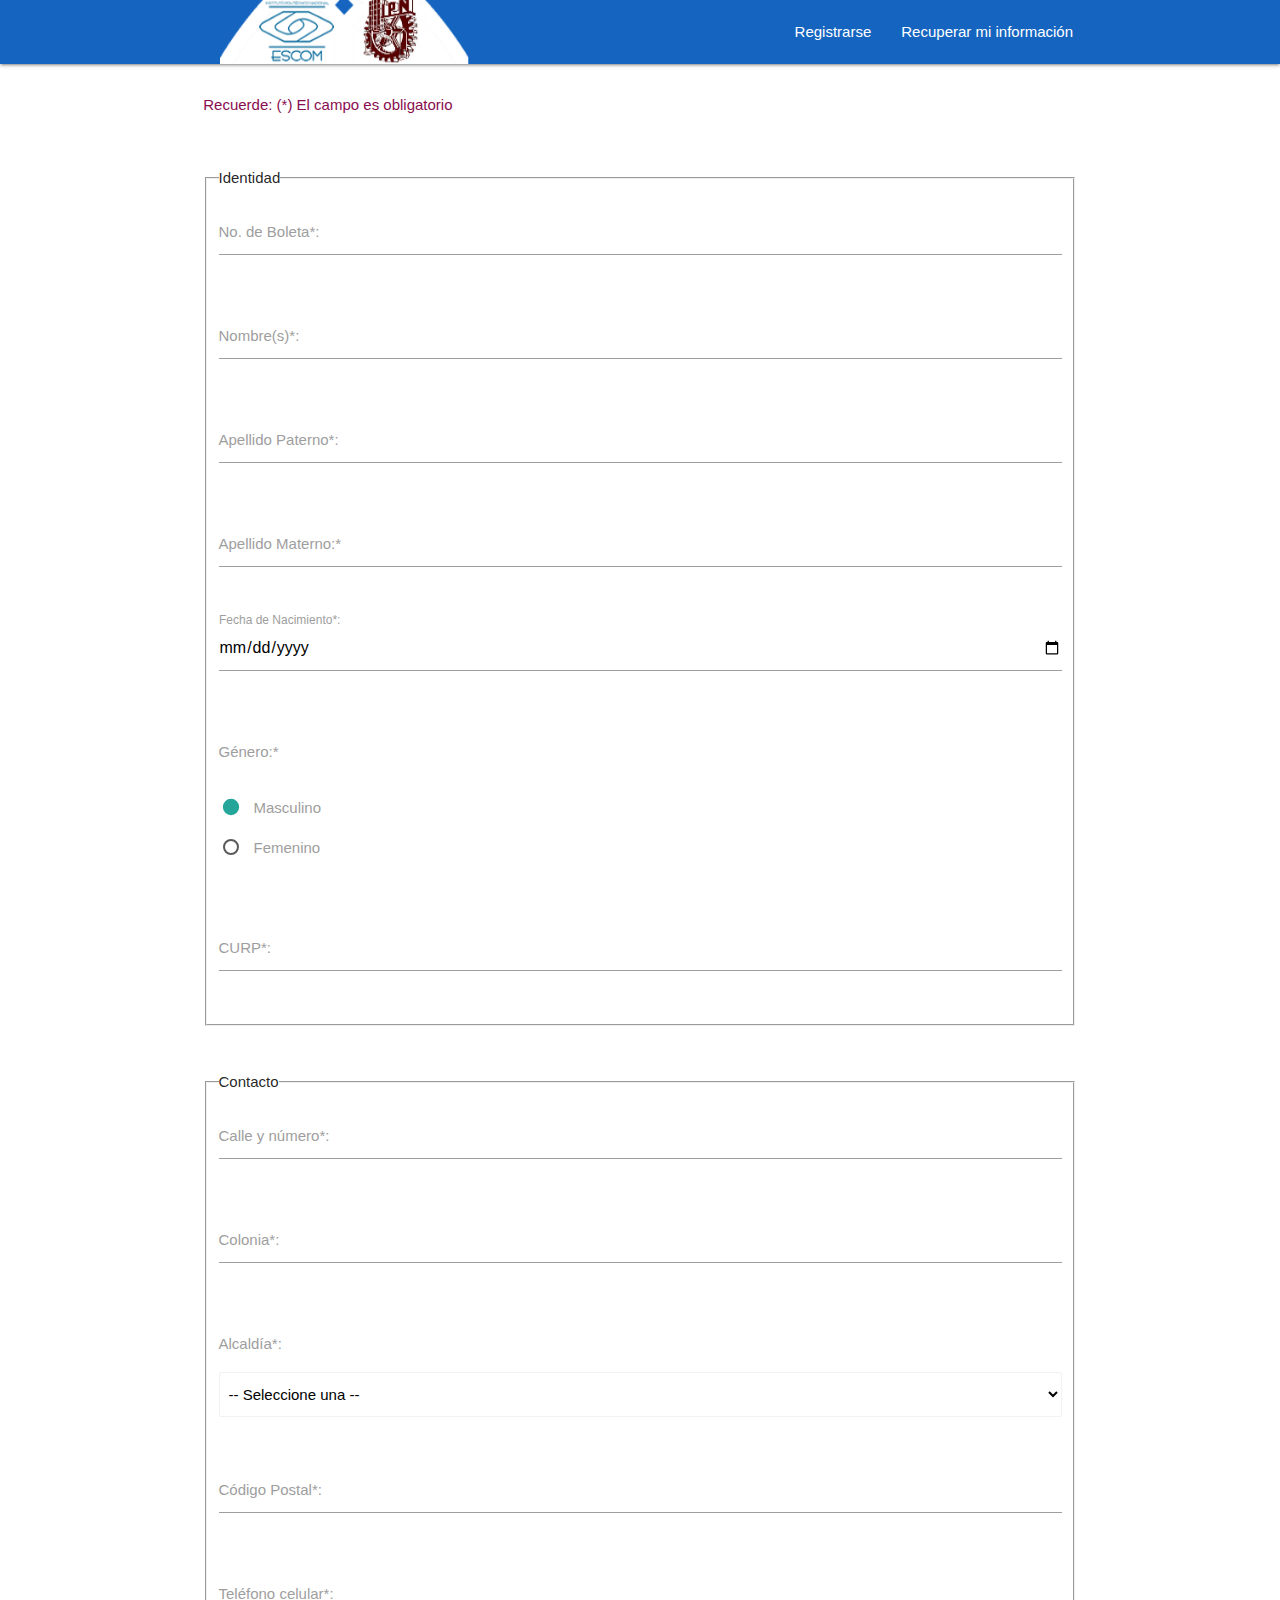
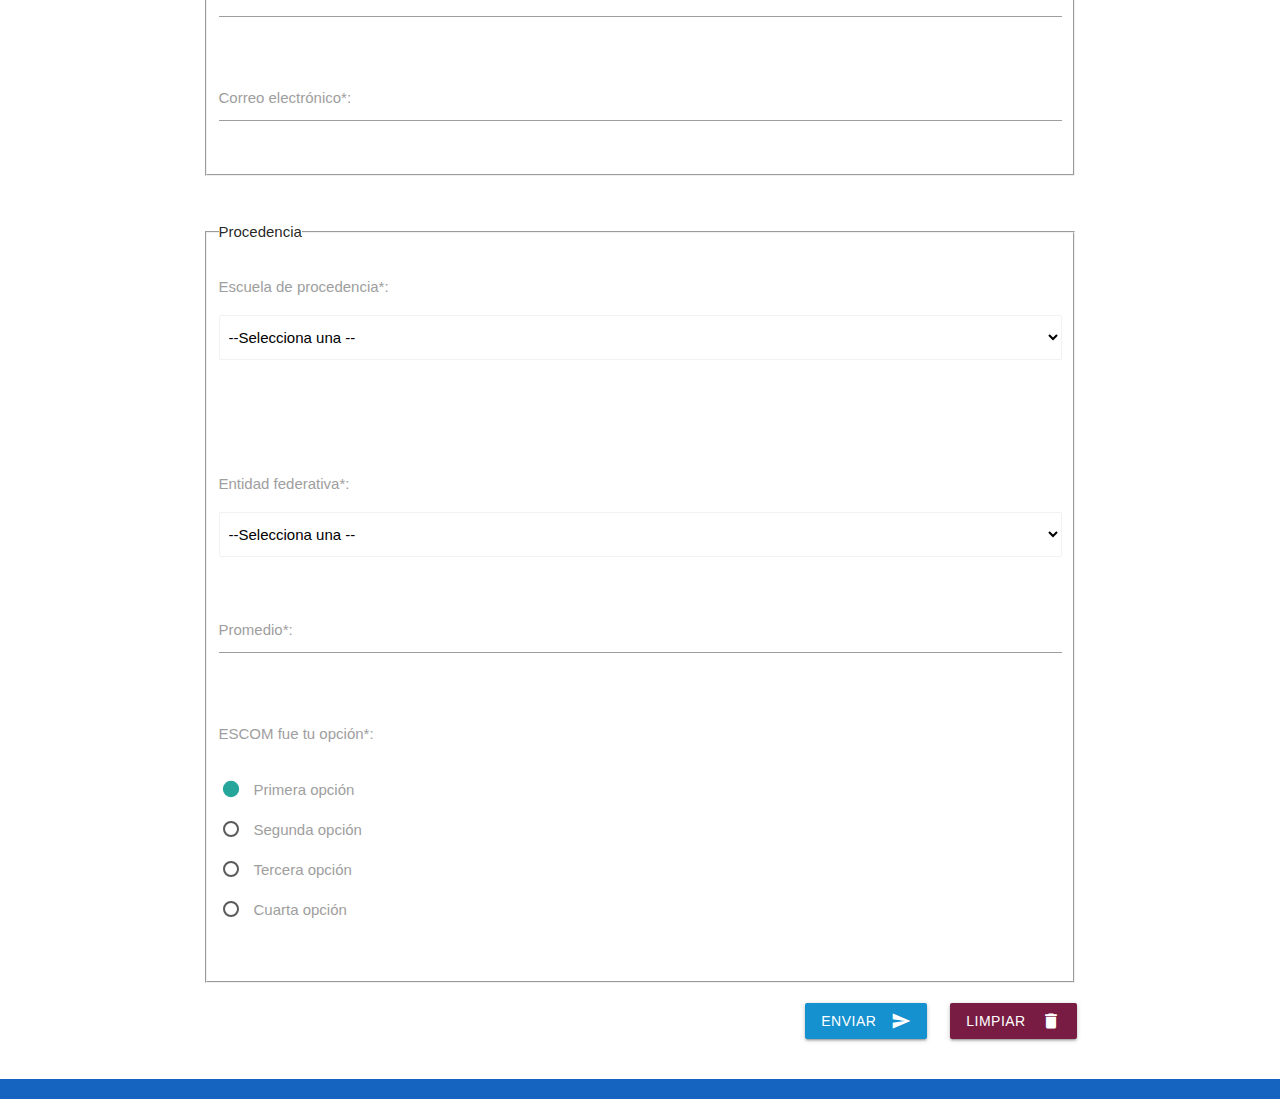
<file: html/usuarios/alumno/formRegistro.html>
<!DOCTYPE html PUBLIC "-//W3C//DTD XHTML 1.0 Transitional//EN" "https://www.w3.org/TR/xhtml1/DTD/xhtml1-tran.dtd">
<html xmls="https://www.w3.org/1999/xhtm" xml:lang="sp" lang="sp">

<head>
    <meta http-equiv="Content-Type" content="text/html; charset=UTF-8" />
    <meta name="viewport" content="width=device-width, initial-scale=1" />
    <title>Registro de alumno</title>
    <!-- CSS  -->
    <!-- Compiled and minified CSS -->
    <link rel="stylesheet" href="https://cdnjs.cloudflare.com/ajax/libs/materialize/1.0.0/css/materialize.min.css">
    <link href="../../../css/validacion.css" rel="stylesheet" type="text/css">

    <!-- Compiled and minified JavaScript -->
    <script src="https://cdnjs.cloudflare.com/ajax/libs/materialize/1.0.0/js/materialize.min.js"></script>
    
    <link href="https://fonts.googleapis.com/icon?family=Material+Icons" rel="stylesheet">
    <!--<link rel="stylesheet" href="../../../css/validacion.css"  type="text/css">-->
</head>

<body>
    <!--Barra de navegacion-->
    <nav class="nav-wrapper blue darken-3" role="navigation">
        <div class="nav-wrapper container ">
            <a id="logo-container" href="../../../index.html" class="brand-logo white-text"><img
                    src="../../../recursos/logoESCOMIPN.png" width="85%" height="85%"></a>
            <ul class="right hide-on-med-and-down">
                <li><a href="formRegistro.html" class="white-text">Registrarse</a></li>
                <li><a href="formRecuperar.html" class="white-text">Recuperar mi información</a></li>
            </ul>

            <ul id="nav-mobile" class="sidenav blue darken-4">
                <li><a href="formRecuperar.html" class="white-text">Recuperar mi información</a></li>
                <li><a href="formRegistro.html" class="white-text">Registrarse</a></li>
            </ul>
            <a href="#" data-target="nav-mobile" class="sidenav-trigger  white-text"><i
                    class="material-icons">menu</i></a>
        </div>
    </nav>
    <!--Cierre de la barra de navegacion-->
    <!---Inicio del cuerpo-->
    <div class="container">
        <div class="row">
            <!---Inicio del formulario-->
            <form action="../../../php/verfDatos.php" class="col s12"  id="formulario" name="formulario" method="post" >
                <div class="row">
                    <div class="input-field col s12" >
                        <p  class="pink-text text-darken-4">Recuerde: (*) El campo es obligatorio</p>
                    </div>                 
                </div>
                <fieldset>
                    <legend>Identidad </legend>
                    <div class="row">
                        <div class="input-field col s12" id="grupo_boleta">
                            <input type="text" id="boleta" size="10" name="boleta" maxlength="10"  >
                            <label for="boleta">No. de Boleta*:</label>
                            <p class="formulario__input-error">Esa boleta no existe</p>
                        </div>
                       
                    </div>
                    <div class="row" >
                        <div class="input-field col s12" id="grupo_nombre">
                            <input type="text" id="nombre" size="30" name="nombre"  >
                            <label for="nombre" >Nombre(s)*:</label>
                            <p class="formulario__input-error">El nombre solo puede contener letras</p>
                        </div>

                    </div>
                    <div class="row">
                        <div class="input-field col s12" id="grupo_paterno">
                            <input type="text" id="paterno" size="20" name="paterno" >
                            <label for="apePat">Apellido Paterno*:</label>
                            <p class="formulario__input-error">El apellido paterno solo puede contener letras</p>
                        </div>
                       
                    </div>
                    <div class="row">
                        <div class="input-field col s12" id="grupo_materno">
                            <input type="text" id="materno" size="20" name="materno" >
                            <label for="apeMate">Apellido Materno:*</label>
                            <p class="formulario__input-error">El apellido materno solo puede contener letras</p>
                        </div>
                        
                    </div>
                    <div class="row">
                        <div class="input-field col s12" id="grupo_nacimiento">
                            <input type="date" id="nacimiento" name="nacimiento"  >
                            <label for="nacimiento">Fecha de Nacimiento*:</label>
                            <p class="formulario__input-error">El año de la fecha no es valido o formato no es el siguiente: dd/mm/aaaa</p>
                        </div>
                    </div>
                    <div class="row">
                        <div class="input-field col s12">
                            <label for="SelecGenero">G&eacute;nero:*</label>
                        </div>
                    </div>
                    <div class="row">
                        <div class="input-field col s12" id="genero">
                            <p>
                                <label>
                                    <input name="SelecGenero" type="radio" id="SelecM"  value="Masculino" checked/>
                                    <span>Masculino</span>
                                </label>
                            </p>
                            <p>
                                <label>
                                    <input name="SelecGenero" type="radio" id="SelecF" value="Femenino"/>
                                    <span>Femenino</span>
                                </label>
                            </p>
                        </div>
                    </div>
                    <div class="row">
                        <div class="input-field col s12" id="grupo_curp">
                            <input type="text" id="curp" size="20"  minlength="18" maxlength="18" name="curp"  >
                            <label for="curp">CURP*:</label>
                            <p class="formulario__input-error">El CURP no existe</p>
                        </div>
                        
                    </div>
                </fieldset>

                <br><br>
                <fieldset>
                    <legend>Contacto</legend>
                    <div class="row">
                        <div class="input-field col s12" id="grupo_direccion">
                            <input type="text" id="direccion" name="direccion"  >
                            <label for="direccion">Calle y número*: </label>
                            <p class="formulario__input-error">Debe de tener el siguiente formato calle número: ej. Republica de Argentina 36 </p>
                        </div>
                    </div>
                    <div class="row">
                        <div class="input-field col s12" id="grupo_colonia">
                            <input type="text" id="colonia" name="colonia"  >
                            <label for="colonia">Colonia*: </label>
                            <p class="formulario__input-error">Colonia invalida</p>
                        </div>
                    </div>
                    <div class="row">
                        <div class="input-field col s12" >
                            <label for="alcaldia">Alcaldía*: </label>
                        </div>
                    </div>
                    <div class="row">
                        <div class="input-field col s12" id="grupo_alcaldia" r>
                            <select  name="alcaldia" id="alcaldia" class="browser-default" >
                                <option value="0" disabled selected>-- Seleccione una --</option>
                                <option value="Álvaro Obregón">&Aacute;lvaro Obreg&oacute;n</option>
                                <option value="Azcapotzalco">Azcapotzalco</option>
                                <option value="Benito Juárez">Benito Ju&aacute;rez</option>
                                <option value="Coyoacán">Coyoac&aacute;n</option>
                                <option value="Cuajimalpa ">Cuajimalpa</option>
                                <option value="Cuauhtémoc">Cuauht&eacute;moc</option>
                                <option value="Gustavo A. Madero">Gustavo A. Madero</option>
                                <option value="Iztacalco">Iztacalco</option>
                                <option value="Iztapalapa">Iztapalapa</option>
                                <option value="Magdalena Contreras">Magdalena Contreras</option>
                                <option value="Miguel Hidalgo">Miguel Hidalgo</option>
                                <option value="Milpa Alta">Milpa Alta</option>
                                <option value="Tláhuac">Tl&aacute;huac</option>
                                <option value="Tlalpan">Tlalpan</option>
                                <option value="Venustiano Carranza">Venustiano Carranza</option>
                                <option value="Xochimilco">Xochimilco</option>
                                
                            </select>
                            <p class="formulario__input-error">Seleccione una alcaldía</p>
                        </div>
                    </div>
                    <div class="row">
                        <div class="input-field col s12" id="grupo_CP">
                            <input type="number" id="CP" name="CP" size="5" maxlength="5"  >
                            <label for="CP">C&oacute;digo Postal*: </label>
                            <p class="formulario__input-error">Código Postal invalido (Recuerde que debe contener 5 números)</p>
                        </div>
                       
                    </div>
                    <div class="row">
                        <div class="input-field col s12" id="grupo_telefono">
                            <input type="number" id="telefono" name="telefono" size="10" maxlength="10"  >
                            <label for="tel">Tel&eacute;fono celular*: </label>
                            <p class="formulario__input-error">Teléfono o celular invalido. *Recuerde que el teléfono debe conter 10 números</p>
                        </div>
                    
                    </div>
                    <div class="row">
                        <div class="input-field col s12" id="grupo_correo">
                            <input type="text" id="correo" name="correo" >
                            <label for="correo">Correo electr&oacute;nico*: </label>
                            <p class="formulario__input-error">Correo Invalido * Ejemplo: perez123@gmail.com</p>
                        </div>
                    </div>
                </fieldset>
                <br><br>

                <fieldset>
                    <legend>Procedencia </legend>
                    <div class="row">
                        <div class="input-field col s12">
                            <label for="escuela">Escuela de procedencia*: </label>
                        </div>
                    </div>
                    <div class="row">
                        <div class="input-field col s12" id="grupo_escuela">
                            <!--<script src="../../../js/ValProcedencia.js"></script>-->
                            <select name="escuela" id="escuela" class="browser-default" onchange="showNomEsc(this)" >
                                <option value="0" disabled selected>--Selecciona una --</option>
                                <option value="CECyT 1">CECyT 1 “Gonzalo V&aacute;zquez Vela”</option>
                                <option value="CECyT 2">CECyT 2 "Miguel Bernard Perales"</option>
                                <option value="CECyT 3">CECyT 3 "Estanislao Ramirez Ru&iacute;z"</option>
                                <option value="CECyT 4">CECyT 4 "L&aacute;zaro C&aacute;rdenas"</option>
                                <option value="CECyT 5">CECyT 5 "Benito Ju&aacute;rez Garc&iacute;a"</option>
                                <option value="CECyT 6">CECyT 6 "Miguel Oth&oacute;n de Mendiz&aacute;bal"</option>
                                <option value="CECyT 7">CECyT 7 "Cuauht&eacute;moc"</option>
                                <option value="CECyT 8">CECyT 8 "Narciso Bassols Garc&iacute;a"</option>
                                <option value="CECyT 9">CECyT 9 "Juan de Dios B&aacute;tiz"</option>
                                <option value="CECyT 10">CECyT 10 "Carlos Vallejo M&aacute;rquez"</option>
                                <option value="CECyT 11">CECyT 11 "Wilfrido Massieu P&eacute;rez"</option>
                                <option value="CECyT 12">CECyT 12 "Jos&eacute; Mar&iacute;a Morelos y Pav&oacute;n"</option>
                                <option value="CECyT 13">CECyT 13 "Ricardo Flores Mag&oacute;n"</option>
                                <option value="CECyT 14">CECyT 14 "Luis Enrique Erro"</option>
                                <option value="CECyT 15">CECyT 15 "Di&oacute;doro Ant&uacute;nez Echegaray"</option>
                                <option value="CECyT 16">CECyT 16 "Hidalgo"</option>
                                <option value="CECyT 17">CECyT 17 "Le&oacute;n, Guanajuato"</option>
                                <option value="CECyT 18">CECyT 18 "Zacatecas"</option>
                                <option value="CECyT 19">CECyT 19 “Leona Vicario”</option>
                                <option value="CET 1">CET 1 “Walter Cross Buchanan”</option>
                                <option value="oo">Otra Opci&oacute;n</option>
                            </select>
                            <p class="formulario__input-error">Seleccione su escuela de procedencia</p>
                        </div>
                    </div>
                    <div class="row">
                        <div class="input-field col s12" id="grupo_nomescuela">
                            <span id="innomescuela" style="display:none">
                                <input type="text" id="nomescuela" name="nomescuela"  >
                                <label for="nomescuela">Nombre de la escuela*: </label>
                                <p class="formulario__input-error">Escribe el nombre de tu escuela</p>
                            </span>
                        </div>
                    </div>
                    <div class="row">
                        <div class="input-field col s12">
                            <label for="entidad">Entidad federativa*: </label>
                        </div>
                    </div>
                    <div class="row">
                        <div class="input-field col s12" id="grupo_entidad"> 
                            <select id="entidad" name="entidad" class="browser-default" >
                                <option value="0" disabled selected>--Selecciona una --</option>
                                <option value="Aguascalientes">Aguascalientes</option>
                                <option value="Baja California">Baja California</option>
                                <option value="Baja California Sur">Baja California Sur</option>
                                <option value="Campeche">Campeche</option>
                                <option value="Coahuila">Coahuila</option>
                                <option value="Colima">Colima</option>
                                <option value="Chiapas">Chiapas</option>
                                <option value="Chihuahua">Chihuahua</option>
                                <option value="Durango">Durango</option>
                                <option value="Ciudad de México">Ciudad de M&eacute;xico</option>
                                <option value="Guanajuato">Guanajuato</option>
                                <option value="Guerrero">Guerrero</option>
                                <option value="Hidalgo">Hidalgo</option>
                                <option value="Jalisco">Jalisco</option>
                                <option value="Michoacán">Michoac&aacute;n</option>
                                <option value="dieciseis">Morelos</option>
                                <option value="Estado de México">Estado de M&eacute;xico</option>
                                <option value="Nayarit">Nayarit</option>
                                <option value="Nuevo León">Nuevo Le&oacute;n</option>
                                <option value="Oaxaca">Oaxaca</option>
                                <option value="Puebla">Puebla</option>
                                <option value="Querétaro">Quer&eacute;taro</option>
                                <option value="Quintana Roo">Quintana Roo</option>
                                <option value="San Luis Potosí">San Luis Potos&iacute;</option>
                                <option value="Sinaloa">Sinaloa</option>
                                <option value="Sonora">Sonora</option>
                                <option value="Tabasco">Tabasco</option>
                                <option value="Tamaulipas">Tamaulipas</option>
                                <option value="Tlaxcala">Tlaxcala</option>
                                <option value="Veracruz">Veracruz</option>
                                <option value="Yucatán">Yucat&aacute;</option>
                                <option value="Zacatecas">Zacatecas</option>
        
                            </select>
                            <p class="formulario__input-error">Seleccione su entidad federativa</p>
                        </div>
                    </div>
                    <div class="row">
                        <div class="input-field col s12" id="grupo_promedio">
                            <input type="number" id="promedio" name="promedio" step="0.01" min="0" max="10"  >
                            <label for="promedio">Promedio*: </label>
                            <p class="formulario__input-error">Promedio incorrecto, debe ser un n&uacute;mero entre 6 y 10 con 2 decimales </p>
                        </div>
                    </div>
                    <div class="row">
                        <div class="input-field col s12">
                            <label for="escomopcion">ESCOM fue tu opci&oacute;n*:</label>
                        </div>
                    </div>
                    <div class="row">
                        <div class="input-field col s12">
                            <p>
                                <label>
                                  <input type="radio" id="escomopcion" value="1" name="escomopcion" checked/>
                                  <span>Primera opci&oacute;n</span>
                                </label>
                            </p>
                            <p>
                                <label>
                                  <input type="radio" id="escomopcion" value="2" name="escomopcion"/>
                                  <span>Segunda opci&oacute;n</span>
                                </label>
                            </p>
                            <p>
                                <label>
                                  <input type="radio" id="escomopcion" value="3" name="escomopcion"/>
                                  <span>Tercera opci&oacute;n</span>
                                </label>
                            </p>
                            <p>
                                <label>
                                  <input type="radio" id="escomopcion" value="4" name="escomopcion"/>
                                  <span>Cuarta opci&oacute;n</span>
                                </label>
                            </p>
                        </div>
                    </div>
                </fieldset>
                <!---Fin del Formulario-->
                <!---Botones del formulario-->
                <div class="row"></div>
                <div class="row">
                    <div class="col s3"></div>
                    <div class="col s3"></div>
                    <div class="col s2"></div>
                    <div class="col s2">
                        <!---Boton para enviar-->
                        <button class="btn waves-effect colorEscom1 right" type="submit"
                            name="action">Enviar
                            <i class="material-icons right">send</i>
                        </button>
                    </div>
                    <div class="col s2">
                        <!---Boton para limpiar-->
                        <button class="btn waves-effect  colorGuinda1 right" type="submit" name="limpiar">Limpiar
                            <i class="material-icons right">delete</i>
                        </button>
                    </div>
                </div>
            </form>
            <div class="formulario__mensaje" id="formulario__mensaje">
                <p><FONT COLOR="red">Ingrese los siguientes campos de manera correcta: </FONT></p>
				<div id='error'></div> 
			</div>
            
        </div>

    </div>

    <script src="../../../js/validaciones.js"></script><!--Para validar el formulario-->
    <footer class='page-footer blue darken-3'>
        <div class='container'>
        </div>
    </footer>
    
    
</body>

</html>
</file>
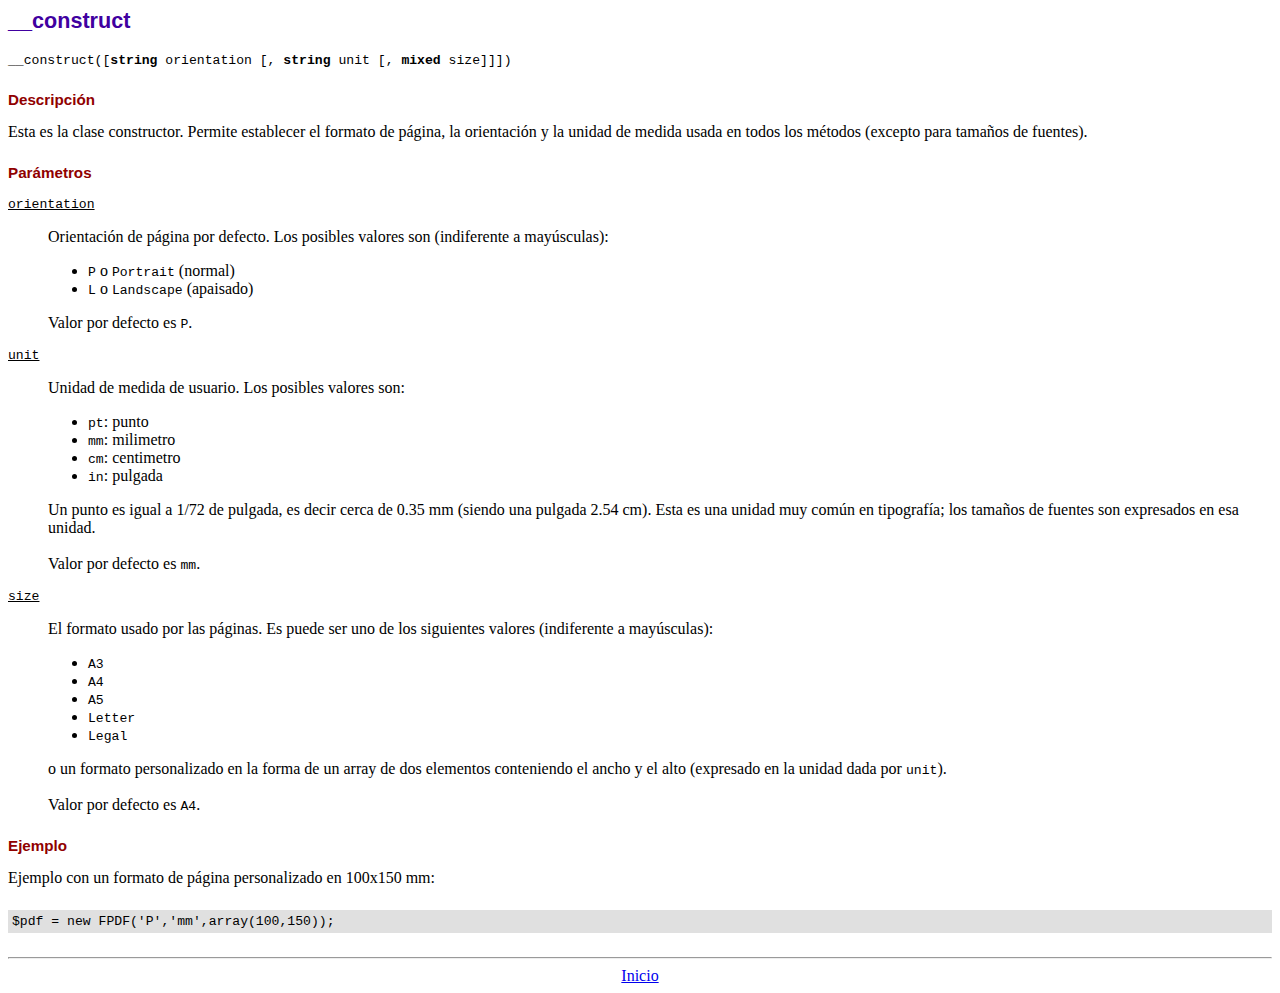
<file: recursos/fpdf184/doc/__construct.htm>
<!DOCTYPE html PUBLIC "-//W3C//DTD HTML 4.01 Transitional//EN">
<html>
<head>
<meta http-equiv="Content-Type" content="text/html; charset=ISO-8859-1">
<title>__construct</title>
<link type="text/css" rel="stylesheet" href="../fpdf.css">
</head>
<body>
<h1>__construct</h1>
<code>__construct([<b>string</b> orientation [, <b>string</b> unit [, <b>mixed</b> size]]])</code>
<h2>Descripci�n</h2>
Esta es la clase constructor. Permite establecer el formato de p�gina, la orientaci�n y la unidad de medida usada en todos los m�todos (excepto para tama�os de fuentes).
<h2>Par�metros</h2>
<dl class="param">
<dt><code>orientation</code></dt>
<dd>
Orientaci�n de p�gina por defecto. Los posibles valores son (indiferente a may�sculas):
<ul>
<li><code>P</code> o <code>Portrait</code> (normal)
<li><code>L</code> o <code>Landscape</code> (apaisado)
</ul>
Valor por defecto es <code>P</code>.
</dd>
<dt><code>unit</code></dt>
<dd>
Unidad de medida de usuario. Los posibles valores son:
<ul>
<li><code>pt</code>: punto
<li><code>mm</code>: milimetro
<li><code>cm</code>: centimetro
<li><code>in</code>: pulgada
</ul>
Un punto es igual a 1/72 de pulgada, es decir cerca de 0.35 mm (siendo una pulgada 2.54 cm). Esta es una unidad muy com�n en tipograf�a; los tama�os de fuentes son expresados en esa unidad.
<br>
<br>
Valor por defecto es <code>mm</code>.
</dd>
<dt><code>size</code></dt>
<dd>
El formato usado por las p�ginas. Es puede ser uno de los siguientes valores (indiferente a may�sculas):
<ul>
<li><code>A3</code>
<li><code>A4</code>
<li><code>A5</code>
<li><code>Letter</code>
<li><code>Legal</code>
</ul>
o un formato personalizado en la forma de un array de dos elementos conteniendo el ancho y el alto (expresado en la unidad dada por <code>unit</code>).
<br>
<br>
Valor por defecto es <code>A4</code>.
</dd>
</dl>
<h2>Ejemplo</h2>
Ejemplo con un formato de p�gina personalizado en 100x150 mm:
<div class="doc-source">
<pre><code>$pdf = new FPDF('P','mm',array(100,150));</code></pre>
</div>
<hr style="margin-top:1.5em">
<div style="text-align:center"><a href="index.htm">Inicio</a></div>
</body>
</html>
</file>
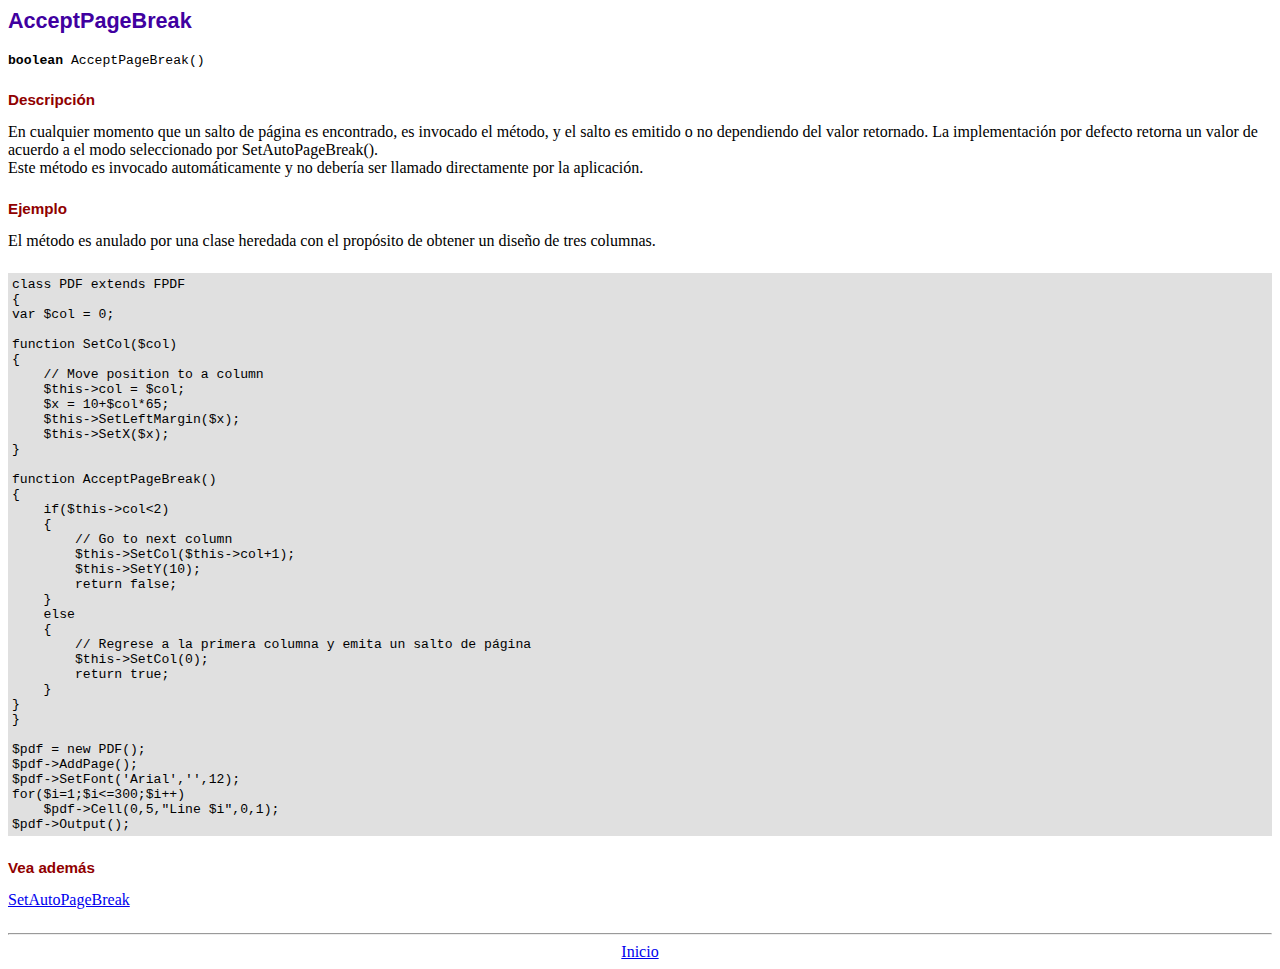
<file: recursos/fpdf184/doc/acceptpagebreak.htm>
<!DOCTYPE html PUBLIC "-//W3C//DTD HTML 4.01 Transitional//EN">
<html>
<head>
<meta http-equiv="Content-Type" content="text/html; charset=ISO-8859-1">
<title>AcceptPageBreak</title>
<link type="text/css" rel="stylesheet" href="../fpdf.css">
</head>
<body>
<h1>AcceptPageBreak</h1>
<code><b>boolean</b> AcceptPageBreak()</code>
<h2>Descripci�n</h2>
En cualquier momento que un salto de p�gina es encontrado, es invocado el m�todo, y el salto es emitido o no dependiendo
del valor retornado. La implementaci�n por defecto retorna un valor de acuerdo a el modo seleccionado por SetAutoPageBreak().
<br>
Este m�todo es invocado autom�ticamente y no deber�a ser llamado directamente por la aplicaci�n.
<h2>Ejemplo</h2>
El m�todo es anulado por una clase heredada con el prop�sito de obtener un dise�o de tres columnas.
<div class="doc-source">
<pre><code>class PDF extends FPDF
{
var $col = 0;

function SetCol($col)
{
    // Move position to a column
    $this-&gt;col = $col;
    $x = 10+$col*65;
    $this-&gt;SetLeftMargin($x);
    $this-&gt;SetX($x);
}

function AcceptPageBreak()
{
    if($this-&gt;col&lt;2)
    {
        // Go to next column
        $this-&gt;SetCol($this-&gt;col+1);
        $this-&gt;SetY(10);
        return false;
    }
    else
    {
        // Regrese a la primera columna y emita un salto de p�gina
        $this-&gt;SetCol(0);
        return true;
    }
}
}

$pdf = new PDF();
$pdf-&gt;AddPage();
$pdf-&gt;SetFont('Arial','',12);
for($i=1;$i&lt;=300;$i++)
    $pdf-&gt;Cell(0,5,"Line $i",0,1);
$pdf-&gt;Output();</code></pre>
</div>
<h2>Vea adem�s</h2>
<a href="setautopagebreak.htm">SetAutoPageBreak</a>
<hr style="margin-top:1.5em">
<div style="text-align:center"><a href="index.htm">Inicio</a></div>
</body>
</html>
</file>
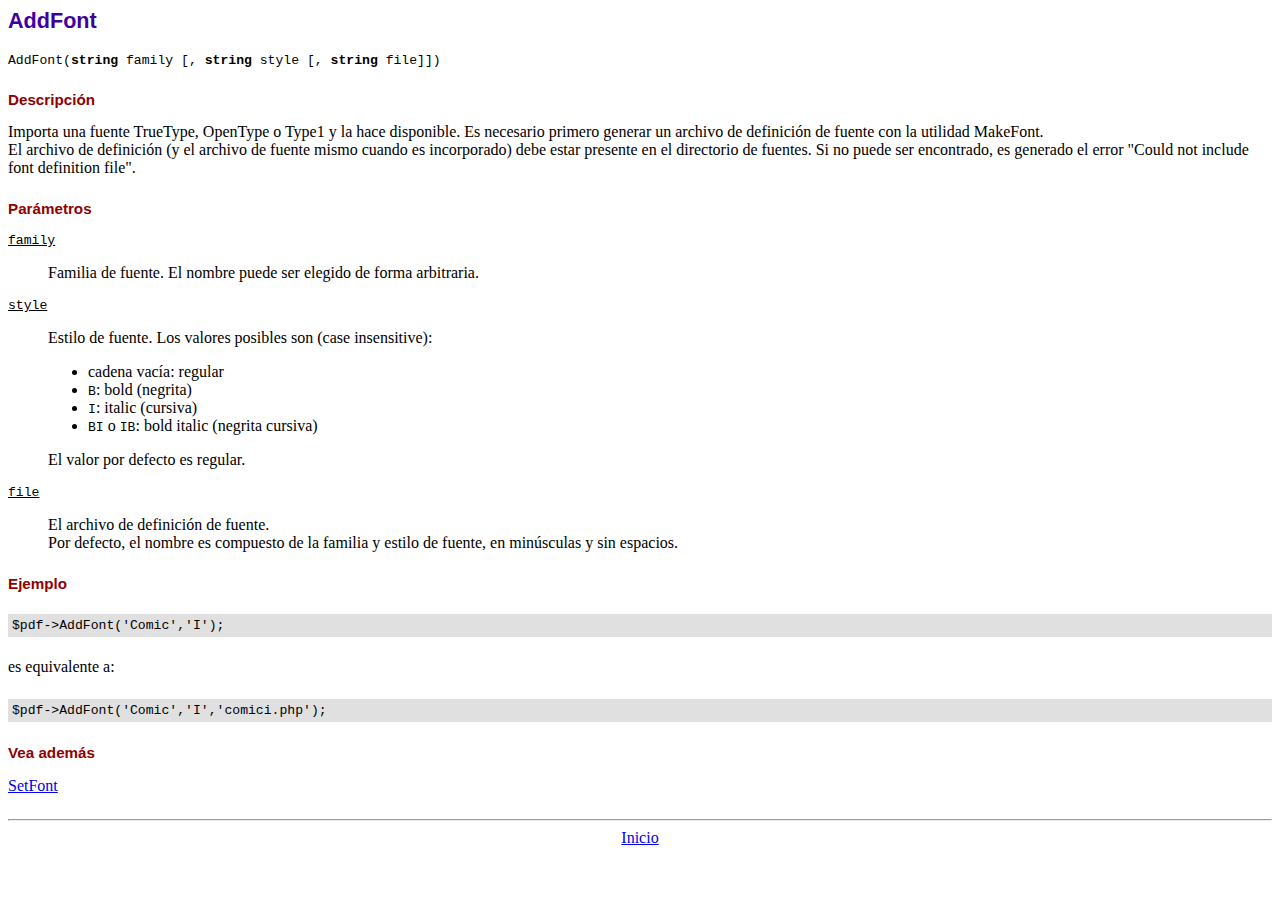
<file: recursos/fpdf184/doc/addfont.htm>
<!DOCTYPE html PUBLIC "-//W3C//DTD HTML 4.01 Transitional//EN">
<html>
<head>
<meta http-equiv="Content-Type" content="text/html; charset=ISO-8859-1">
<title>AddFont</title>
<link type="text/css" rel="stylesheet" href="../fpdf.css">
</head>
<body>
<h1>AddFont</h1>
<code>AddFont(<b>string</b> family [, <b>string</b> style [, <b>string</b> file]])</code>
<h2>Descripci�n</h2>
Importa una fuente TrueType, OpenType o Type1 y la hace disponible. Es necesario primero generar
un archivo de definici�n de fuente con la utilidad MakeFont.
<br>
El archivo de definici�n (y el archivo de fuente mismo cuando es incorporado) debe estar presente
en el directorio de fuentes. Si no puede ser encontrado, es generado el error "Could not include
font definition file".
<h2>Par�metros</h2>
<dl class="param">
<dt><code>family</code></dt>
<dd>
Familia de fuente. El nombre puede ser elegido de forma arbitraria.
</dd>
<dt><code>style</code></dt>
<dd>
Estilo de fuente. Los valores posibles son (case insensitive):
<ul>
<li>cadena vac�a: regular
<li><code>B</code>: bold (negrita)
<li><code>I</code>: italic (cursiva)
<li><code>BI</code> o <code>IB</code>: bold italic (negrita cursiva)
</ul>
El valor por defecto es regular.
</dd>
<dt><code>file</code></dt>
<dd>
El archivo de definici�n de fuente.
<br>
Por defecto, el nombre es compuesto de la familia y estilo de fuente, en min�sculas y sin espacios.
</dd>
</dl>
<h2>Ejemplo</h2>
<div class="doc-source">
<pre><code>$pdf-&gt;AddFont('Comic','I');</code></pre>
</div>
es equivalente a:
<div class="doc-source">
<pre><code>$pdf-&gt;AddFont('Comic','I','comici.php');</code></pre>
</div>
<h2>Vea adem�s</h2>
<a href="setfont.htm">SetFont</a>
<hr style="margin-top:1.5em">
<div style="text-align:center"><a href="index.htm">Inicio</a></div>
</body>
</html>
</file>
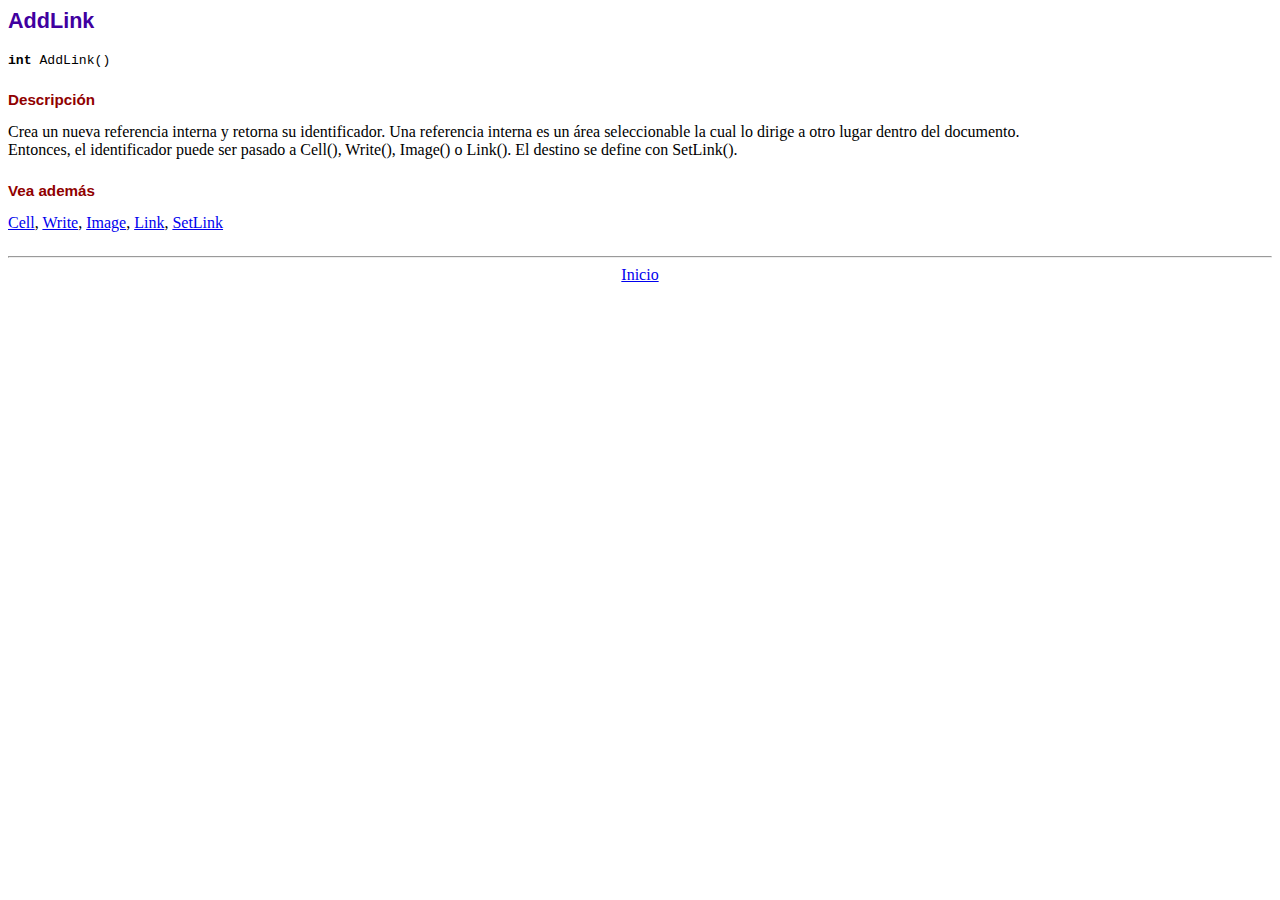
<file: recursos/fpdf184/doc/addlink.htm>
<!DOCTYPE html PUBLIC "-//W3C//DTD HTML 4.01 Transitional//EN">
<html>
<head>
<meta http-equiv="Content-Type" content="text/html; charset=ISO-8859-1">
<title>AddLink</title>
<link type="text/css" rel="stylesheet" href="../fpdf.css">
</head>
<body>
<h1>AddLink</h1>
<code><b>int</b> AddLink()</code>
<h2>Descripci�n</h2>
Crea un nueva referencia interna y retorna su identificador. Una referencia interna es un �rea seleccionable la cual lo dirige a otro lugar dentro del documento.
<br>
Entonces, el identificador puede ser pasado a Cell(), Write(), Image() o Link(). El destino se define con SetLink().
<h2>Vea adem�s</h2>
<a href="cell.htm">Cell</a>,
<a href="write.htm">Write</a>,
<a href="image.htm">Image</a>,
<a href="link.htm">Link</a>,
<a href="setlink.htm">SetLink</a>
<hr style="margin-top:1.5em">
<div style="text-align:center"><a href="index.htm">Inicio</a></div>
</body>
</html>
</file>
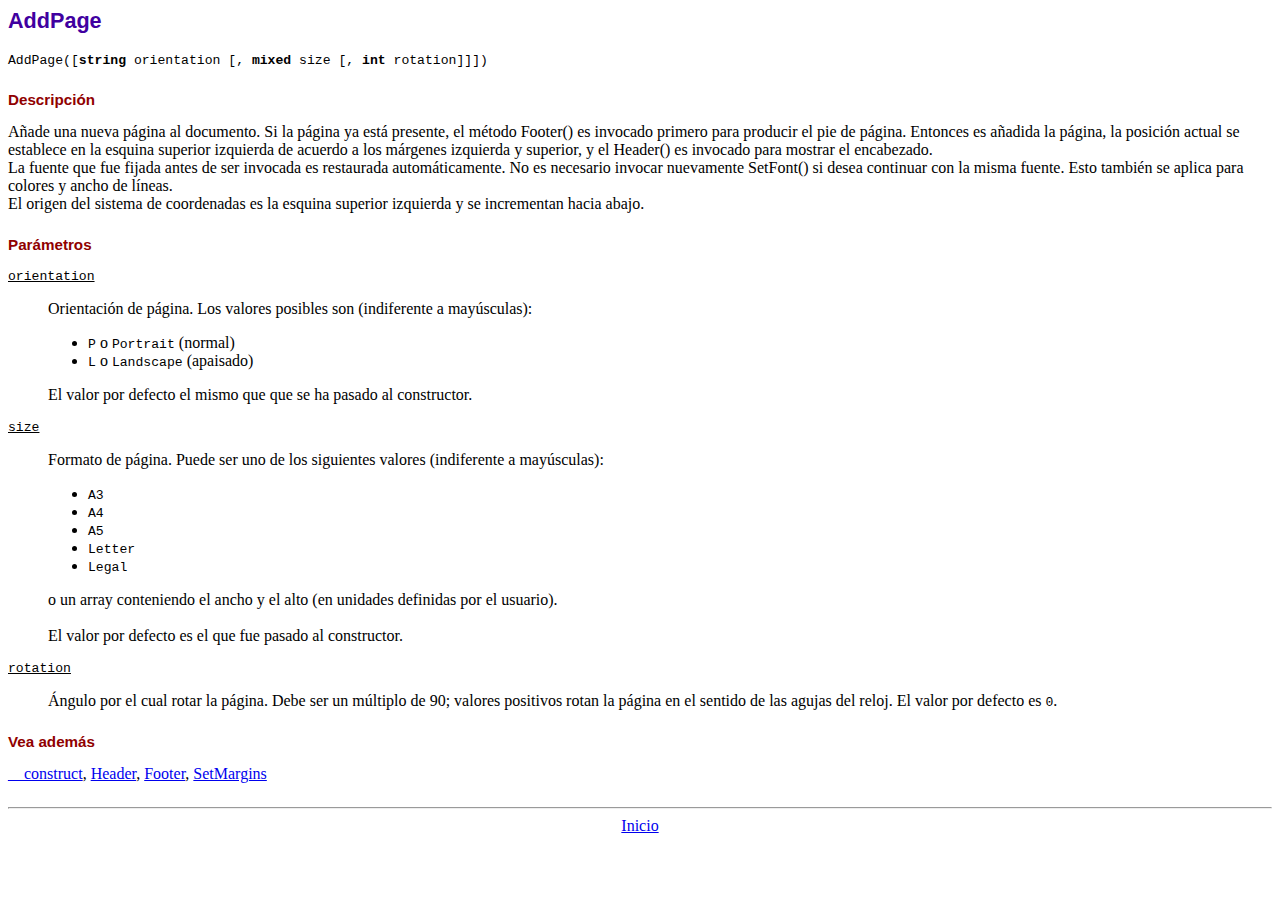
<file: recursos/fpdf184/doc/addpage.htm>
<!DOCTYPE html PUBLIC "-//W3C//DTD HTML 4.01 Transitional//EN">
<html>
<head>
<meta http-equiv="Content-Type" content="text/html; charset=ISO-8859-1">
<title>AddPage</title>
<link type="text/css" rel="stylesheet" href="../fpdf.css">
</head>
<body>
<h1>AddPage</h1>
<code>AddPage([<b>string</b> orientation [, <b>mixed</b> size [, <b>int</b> rotation]]])</code>
<h2>Descripci�n</h2>
A�ade una nueva p�gina al documento. Si la p�gina ya est� presente, el m�todo Footer() es invocado primero para producir
el pie de p�gina. Entonces es a�adida la p�gina, la posici�n actual se establece en la esquina superior izquierda de
acuerdo a los m�rgenes izquierda y superior, y el Header() es invocado para mostrar el encabezado.<br>
La fuente que fue fijada antes de ser invocada es restaurada autom�ticamente. No es necesario invocar nuevamente SetFont()
si desea continuar con la misma fuente. Esto tambi�n se aplica para colores y ancho de l�neas.<br>
El origen del sistema de coordenadas es la esquina superior izquierda y se incrementan  hacia abajo.
<h2>Par�metros</h2>
<dl class="param">
<dt><code>orientation</code></dt>
<dd>
Orientaci�n de p�gina. Los valores posibles son (indiferente a may�sculas):
<ul>
<li><code>P</code> o <code>Portrait</code> (normal)</li>
<li><code>L</code> o <code>Landscape</code> (apaisado)</li>
</ul>
El valor por defecto el mismo que que se ha pasado al constructor.
</dd>
<dt><code>size</code></dt>
<dd>
Formato de p�gina. Puede ser uno de los siguientes valores (indiferente a may�sculas):
<ul>
<li><code>A3</code></li>
<li><code>A4</code></li>
<li><code>A5</code></li>
<li><code>Letter</code></li>
<li><code>Legal</code></li>
</ul>
o un array conteniendo el ancho y el alto (en unidades definidas por el usuario).<br>
<br>
El valor por defecto es el que fue pasado al constructor.
</dd>
<dt><code>rotation</code></dt>
<dd>
�ngulo por el cual rotar la p�gina. Debe ser un m�ltiplo de 90; valores positivos rotan
la p�gina en el sentido de las agujas del reloj. El valor por defecto es <code>0</code>.
</dd>
</dl>
<h2>Vea adem�s</h2>
<a href="__construct.htm">__construct</a>,
<a href="header.htm">Header</a>,
<a href="footer.htm">Footer</a>,
<a href="setmargins.htm">SetMargins</a>
<hr style="margin-top:1.5em">
<div style="text-align:center"><a href="index.htm">Inicio</a></div>
</body>
</html>
</file>
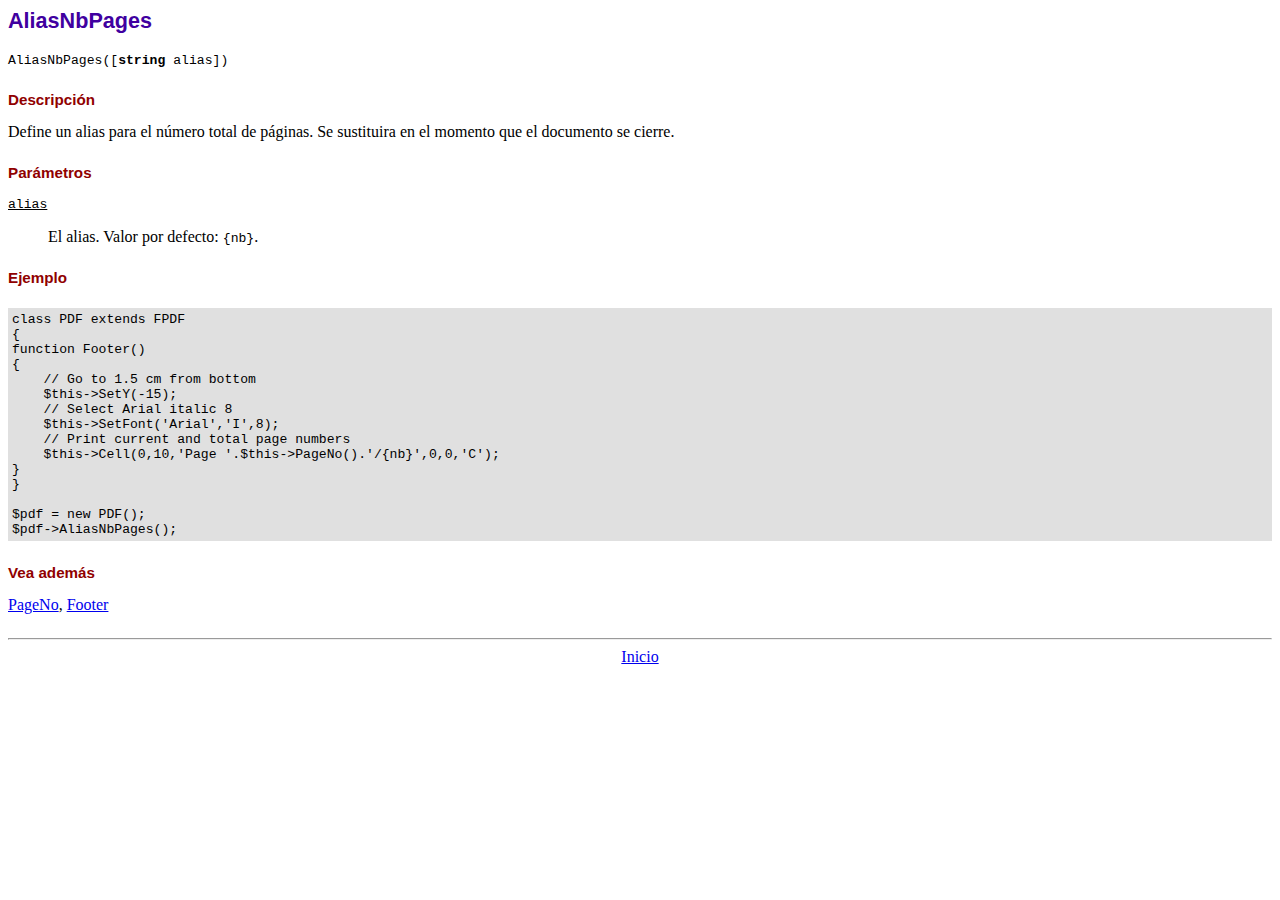
<file: recursos/fpdf184/doc/aliasnbpages.htm>
<!DOCTYPE html PUBLIC "-//W3C//DTD HTML 4.01 Transitional//EN">
<html>
<head>
<meta http-equiv="Content-Type" content="text/html; charset=ISO-8859-1">
<title>AliasNbPages</title>
<link type="text/css" rel="stylesheet" href="../fpdf.css">
</head>
<body>
<h1>AliasNbPages</h1>
<code>AliasNbPages([<b>string</b> alias])</code>
<h2>Descripci�n</h2>
Define un alias para el n�mero total de p�ginas. Se sustituira en el momento que el documento se cierre.
<h2>Par�metros</h2>
<dl class="param">
<dt><code>alias</code></dt>
<dd>
El alias. Valor por defecto: <code>{nb}</code>.
</dd>
</dl>
<h2>Ejemplo</h2>
<div class="doc-source">
<pre><code>class PDF extends FPDF
{
function Footer()
{
    // Go to 1.5 cm from bottom
    $this-&gt;SetY(-15);
    // Select Arial italic 8
    $this-&gt;SetFont('Arial','I',8);
    // Print current and total page numbers
    $this-&gt;Cell(0,10,'Page '.$this-&gt;PageNo().'/{nb}',0,0,'C');
}
}

$pdf = new PDF();
$pdf-&gt;AliasNbPages();</code></pre>
</div>
<h2>Vea adem�s</h2>
<a href="pageno.htm">PageNo</a>,
<a href="footer.htm">Footer</a>
<hr style="margin-top:1.5em">
<div style="text-align:center"><a href="index.htm">Inicio</a></div>
</body>
</html>
</file>
<file: recursos/fpdf184/fpdf.css>
body {font-family:"Times New Roman",serif}
h1 {font:bold 135% Arial,sans-serif; color:#4000A0; margin-bottom:0.9em}
h2 {font:bold 95% Arial,sans-serif; color:#900000; margin-top:1.5em; margin-bottom:1em}
dl.param dt {text-decoration:underline}
dl.param dd {margin-top:1em; margin-bottom:1em}
dl.param ul {margin-top:1em; margin-bottom:1em}
tt, code, kbd {font-family:"Courier New",Courier,monospace; font-size:82%}
div.source {margin-top:1.4em; margin-bottom:1.3em}
div.source pre {display:table; border:1px solid #24246A; width:100%; margin:0em; font-family:inherit; font-size:100%}
div.source code {display:block; border:1px solid #C5C5EC; background-color:#F0F5FF; padding:6px; color:#000000}
div.doc-source {margin-top:1.4em; margin-bottom:1.3em}
div.doc-source pre {display:table; width:100%; margin:0em; font-family:inherit; font-size:100%}
div.doc-source code {display:block; background-color:#E0E0E0; padding:4px}
.kw {color:#000080; font-weight:bold}
.str {color:#CC0000}
.cmt {color:#008000}
p.demo {text-align:center; margin-top:-0.9em}
a.demo {text-decoration:none; font-weight:bold; color:#0000CC}
a.demo:link {text-decoration:none; font-weight:bold; color:#0000CC}
a.demo:hover {text-decoration:none; font-weight:bold; color:#0000FF}
a.demo:active {text-decoration:none; font-weight:bold; color:#0000FF}
</file>
<file: css/validacion.css>
/*COlores para la validacion de datos*/
@charset "uft-8";


.formulario_label{
    cursor:pointer;
}
.formulario__input-error{ /*mensaje de error lo oculta*/
    font-size: 12px;
	margin-bottom: 0;
	display: none;
    /*display: none; /*oulta el mensaje de lo que debe contener la seccion de nombre curp,etc*/
}
.formulario__input-error-activo{ /*muestra el mensaje de error*/
    color: #781c44;
    display:block;

}

/* cambia de color los inputs a verde */
.input-field input:focus + label {
    color: #2f84bd !important;
  }
  
  .row .input-field input:focus {
    border-bottom: 1px solid #2f84bd !important;
    box-shadow: 0 1px 0 0 #2f84bd !important
  }

/* cambia de color los inputs a rojo */
.input-field-incorrecto input:focus + label {
    color: #781c44 !important;
  }
  
  .row .input-field-incorrecto input:focus {
    border-bottom: 1px solid #781c44 !important;
    box-shadow: 0 1px 0 0 #781c44 !important
  }

  /*para el mensaje de campos faltantes*/
  .formulario__mensaje {
    height: 45px;
    line-height: 45px;
    background: #F66060;
    padding: 0 15px;
    border-radius: 3px;
    display: none;
  }

  .formulario__mensaje-activo {
    display: block;
  }
  
  /*colores*/
  .colorGuinda1{
    background-color: #781c44;
  }
  .colorGuinda1:hover{
    background-color: #642424;
  }

  .colorEscom1{
    background-color: #1591cf;
  }
  .colorEscom1:hover{
    background-color: #095378;
  }

  .azul-btn {
    background-color: #1591cf;
    color: white;
    padding: 15px 25px;
    text-decoration: none;
  }

  .azul-btn:hover {
    background-color: #095378;
  }

  .guinda-btn {
    background-color: #781c44;
    color: white;
    padding: 15px 25px;
    text-decoration: none;
  }

  .guinda-btn:hover {
    background-color: #642424;
  }
</file>
